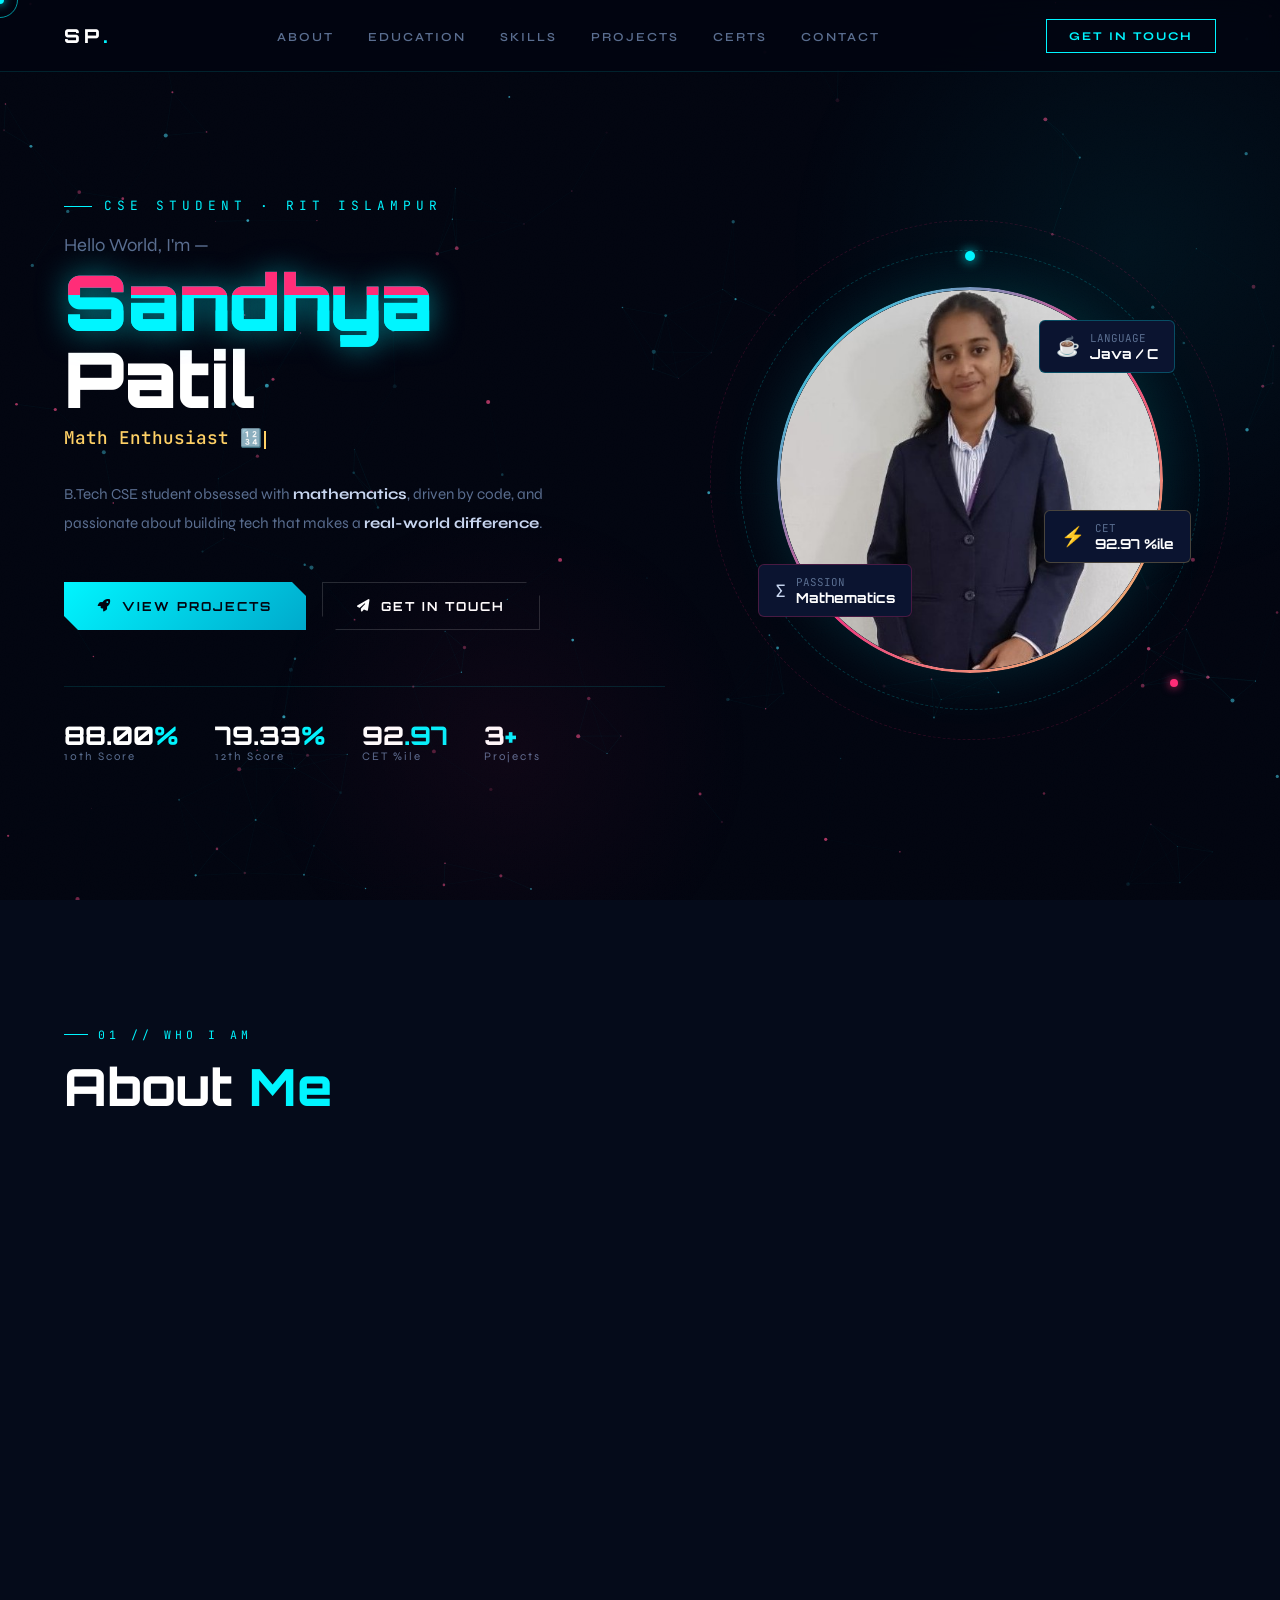
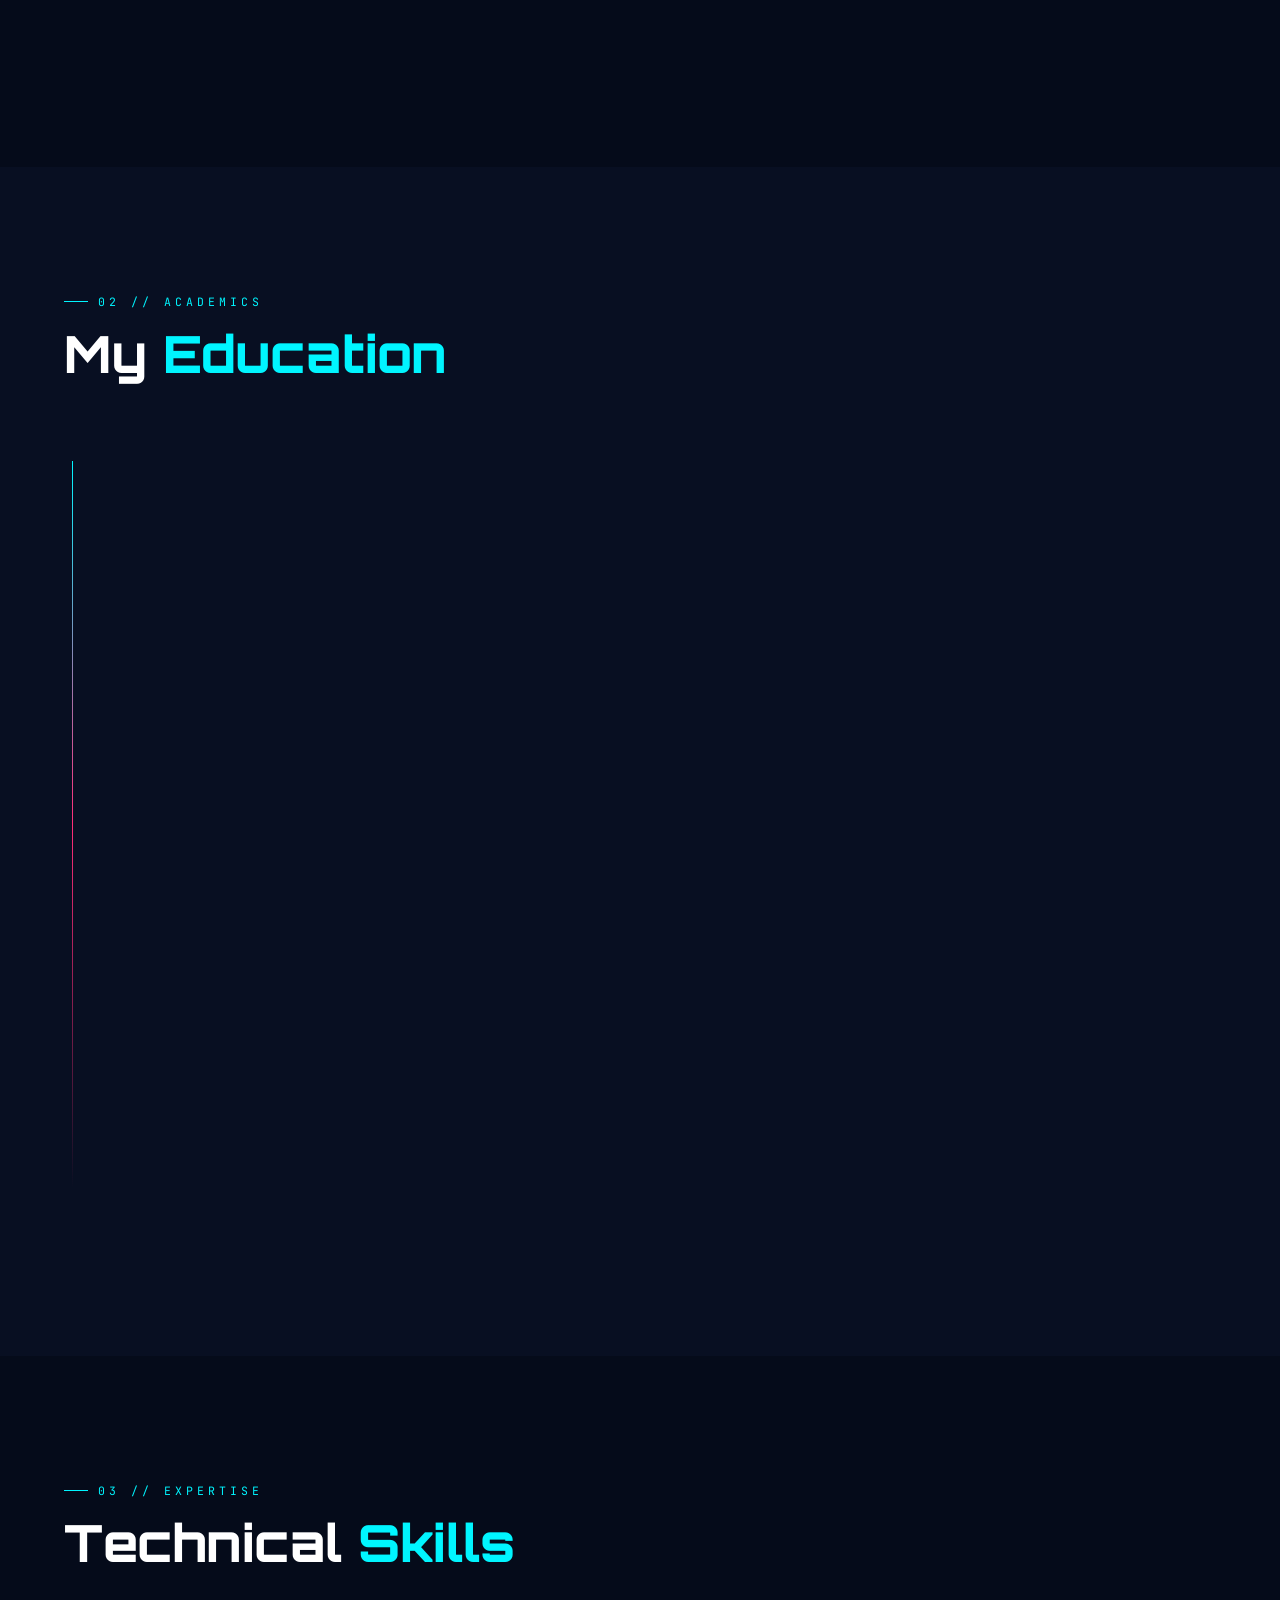
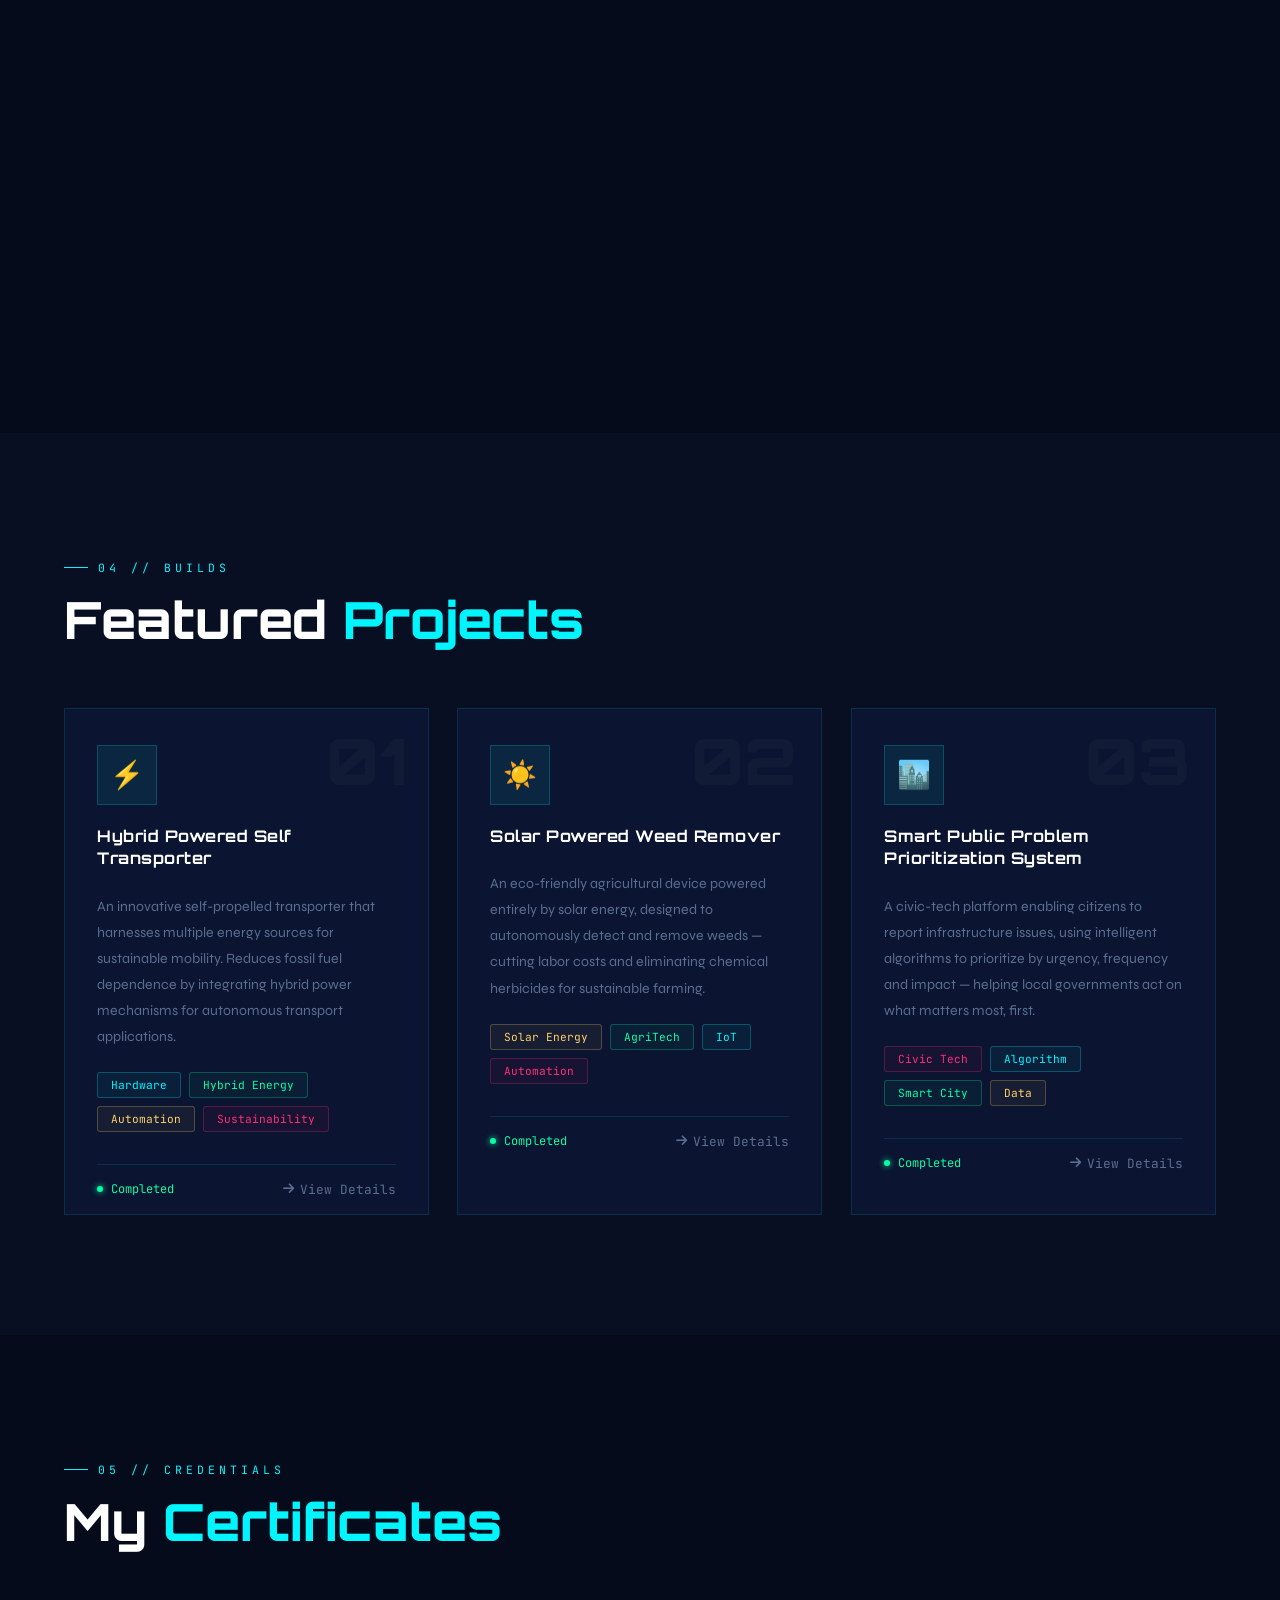
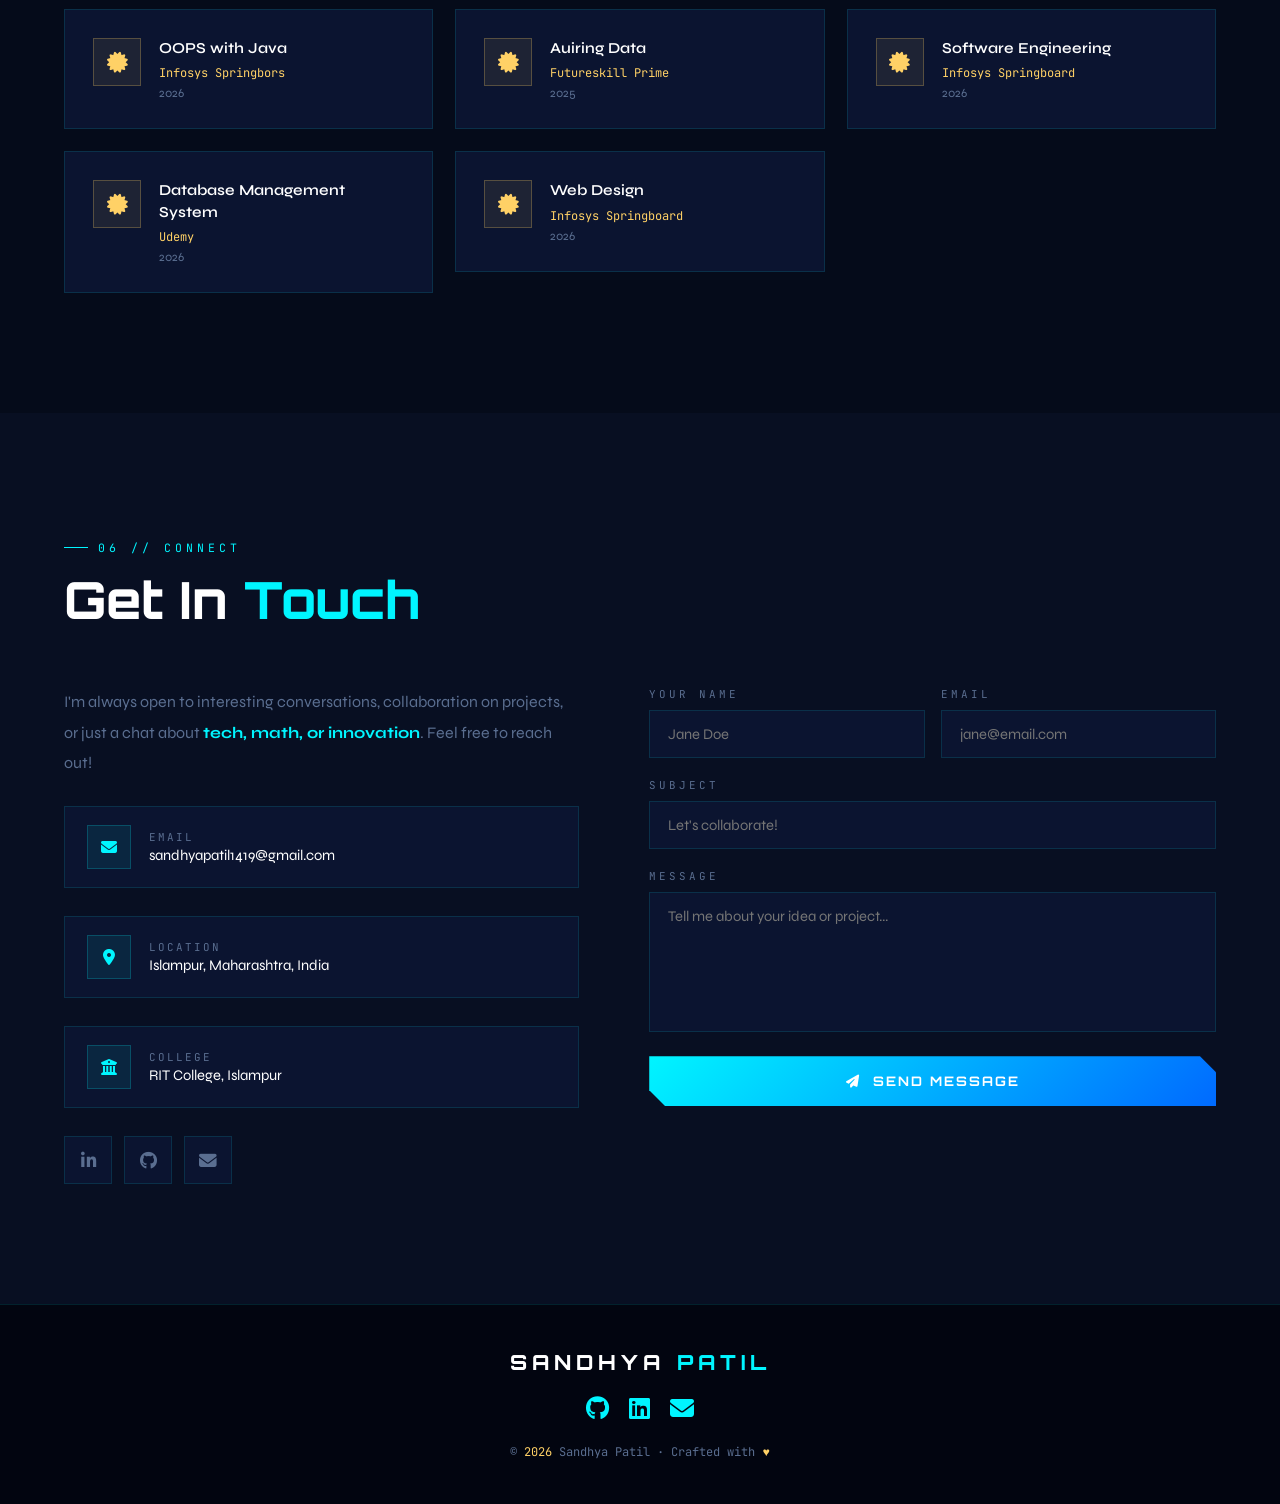
<file: index.html>
<!DOCTYPE html>
<html lang="en">
<head>
<meta charset="UTF-8"/>
<meta name="viewport" content="width=device-width, initial-scale=1.0"/>
<title>Sandhya Patil | CSE Portfolio</title>
<link rel="preconnect" href="https://fonts.googleapis.com"/>
<link rel="preconnect" href="https://fonts.gstatic.com" crossorigin/>
<link href="https://fonts.googleapis.com/css2?family=Orbitron:wght@400;500;600;700;800;900&family=Syne:wght@300;400;500;600;700&family=JetBrains+Mono:wght@300;400;500&display=swap" rel="stylesheet"/>
<link rel="stylesheet" href="https://cdnjs.cloudflare.com/ajax/libs/font-awesome/6.5.0/css/all.min.css"/>
<style>
:root{
  --bg:#020510;--bg1:#050b1a;--bg2:#080f22;--card:#0b1430;
  --cyan:#00f5ff;--pink:#ff2d78;--gold:#ffd166;--green:#06ffa5;
  --text:#c8d6f0;--muted:#5a6e90;--border:rgba(0,245,255,0.12);
}
*,*::before,*::after{box-sizing:border-box;margin:0;padding:0;}
html{scroll-behavior:smooth;}
body{background:var(--bg);color:var(--text);font-family:'Syne',sans-serif;overflow-x:hidden;cursor:none;}
a{text-decoration:none;color:inherit;}
::-webkit-scrollbar{width:5px;}
::-webkit-scrollbar-track{background:var(--bg);}
::-webkit-scrollbar-thumb{background:linear-gradient(var(--cyan),var(--pink));border-radius:3px;}
::selection{background:rgba(0,245,255,0.25);color:#fff;}

/* CURSOR */
#cur-dot,#cur-ring{position:fixed;border-radius:50%;pointer-events:none;z-index:99999;transform:translate(-50%,-50%);}
#cur-dot{width:8px;height:8px;background:var(--cyan);box-shadow:0 0 10px var(--cyan);transition:width .2s,height .2s,background .2s;}
#cur-ring{width:36px;height:36px;border:1.5px solid rgba(0,245,255,.6);transition:width .15s,height .15s,border-color .2s;}

/* LOADER */
#loader{position:fixed;inset:0;z-index:99998;background:var(--bg);display:flex;flex-direction:column;align-items:center;justify-content:center;gap:28px;transition:opacity .7s,visibility .7s;}
#loader.gone{opacity:0;visibility:hidden;}
.ld-name{font-family:'Orbitron',sans-serif;font-size:clamp(1.6rem,5vw,3rem);font-weight:900;letter-spacing:8px;color:#fff;}
.ld-name span{color:var(--cyan);}
.ld-track{width:260px;height:2px;background:rgba(255,255,255,.07);overflow:hidden;}
.ld-fill{height:100%;background:linear-gradient(90deg,var(--cyan),var(--pink));width:0%;transition:width 1.8s cubic-bezier(.4,0,.2,1);box-shadow:0 0 12px var(--cyan);}
.ld-pct{font-family:'JetBrains Mono',monospace;font-size:.8rem;color:var(--cyan);letter-spacing:3px;}
.ld-dots{display:flex;gap:8px;}
.ld-dots span{width:6px;height:6px;border-radius:50%;background:var(--cyan);animation:blink 1.2s infinite;}
.ld-dots span:nth-child(2){animation-delay:.2s;}
.ld-dots span:nth-child(3){animation-delay:.4s;}
@keyframes blink{0%,80%,100%{opacity:.15}40%{opacity:1}}

/* CANVAS */
#cv{position:fixed;inset:0;z-index:0;pointer-events:none;}

/* NOISE */
body::before{content:'';position:fixed;inset:0;background-image:url("data:image/svg+xml,%3Csvg viewBox='0 0 200 200' xmlns='http://www.w3.org/2000/svg'%3E%3Cfilter id='n'%3E%3CfeTurbulence type='fractalNoise' baseFrequency='0.75' numOctaves='4' stitchTiles='stitch'/%3E%3C/filter%3E%3Crect width='100%25' height='100%25' filter='url(%23n)' opacity='0.04'/%3E%3C/svg%3E");background-size:200px;pointer-events:none;z-index:1;opacity:.4;}

/* NAV */
nav{position:fixed;top:0;left:0;right:0;z-index:1000;padding:0 5%;height:72px;display:flex;align-items:center;justify-content:space-between;background:rgba(2,5,16,.75);backdrop-filter:blur(20px);-webkit-backdrop-filter:blur(20px);border-bottom:1px solid var(--border);transition:height .3s;}
nav.compact{height:60px;}
.n-logo{font-family:'Orbitron',sans-serif;font-size:1.2rem;font-weight:800;color:#fff;letter-spacing:4px;}
.n-logo em{color:var(--cyan);font-style:normal;}
.n-links{display:flex;gap:34px;list-style:none;}
.n-links a{font-size:.77rem;font-weight:600;letter-spacing:2px;text-transform:uppercase;color:var(--muted);position:relative;padding-bottom:4px;transition:color .25s;}
.n-links a::after{content:'';position:absolute;bottom:0;left:0;width:0;height:1.5px;background:var(--cyan);transition:width .3s;}
.n-links a:hover,.n-links a.act{color:var(--cyan);}
.n-links a:hover::after,.n-links a.act::after{width:100%;}
.n-cta{padding:9px 22px;border:1.5px solid var(--cyan);color:var(--cyan);font-size:.74rem;font-weight:700;letter-spacing:2px;text-transform:uppercase;cursor:none;transition:background .25s,color .25s,box-shadow .25s;}
.n-cta:hover{background:var(--cyan);color:var(--bg);box-shadow:0 0 24px rgba(0,245,255,.4);}
.hbg{display:none;flex-direction:column;gap:6px;cursor:none;}
.hbg span{width:24px;height:1.5px;background:var(--cyan);display:block;transition:.3s;}
.hbg.op span:nth-child(1){transform:rotate(45deg)translate(5px,5px);}
.hbg.op span:nth-child(2){opacity:0;}
.hbg.op span:nth-child(3){transform:rotate(-45deg)translate(5px,-5px);}
.mob-menu{display:none;position:fixed;top:72px;left:0;right:0;background:rgba(2,5,16,.97);backdrop-filter:blur(20px);border-bottom:1px solid var(--border);z-index:999;padding:24px 5%;flex-direction:column;gap:20px;}
.mob-menu.op{display:flex;}
.mob-menu a{font-size:.9rem;font-weight:600;letter-spacing:2px;text-transform:uppercase;color:var(--muted);transition:color .25s;}
.mob-menu a:hover{color:var(--cyan);}

/* SECTIONS */
section{position:relative;z-index:2;padding:120px 5%;}
.si{max-width:1200px;margin:0 auto;}
.sbadge{display:inline-flex;align-items:center;gap:10px;font-family:'JetBrains Mono',monospace;font-size:.72rem;color:var(--cyan);letter-spacing:4px;text-transform:uppercase;margin-bottom:16px;}
.sbadge::before{content:'';width:24px;height:1px;background:var(--cyan);}
.stitle{font-family:'Orbitron',sans-serif;font-size:clamp(2rem,4.5vw,3.2rem);font-weight:800;color:#fff;line-height:1.1;margin-bottom:60px;}
.stitle span{color:var(--cyan);}

/* REVEALS */
.fu{opacity:0;transform:translateY(50px);transition:opacity .7s cubic-bezier(.4,0,.2,1),transform .7s cubic-bezier(.4,0,.2,1);}
.fl{opacity:0;transform:translateX(-50px);transition:opacity .7s cubic-bezier(.4,0,.2,1),transform .7s cubic-bezier(.4,0,.2,1);}
.fr{opacity:0;transform:translateX(50px);transition:opacity .7s cubic-bezier(.4,0,.2,1),transform .7s cubic-bezier(.4,0,.2,1);}
.fs{opacity:0;transform:scale(.92);transition:opacity .6s cubic-bezier(.4,0,.2,1),transform .6s cubic-bezier(.4,0,.2,1);}
.rv{opacity:1!important;transform:none!important;}

/* ══ HERO ══ */
#hero{min-height:100vh;display:grid;grid-template-columns:1.1fr .9fr;align-items:center;gap:60px;padding-top:140px;padding-bottom:80px;overflow:hidden;}
#hero::before{content:'';position:absolute;top:-100px;right:-200px;width:700px;height:700px;border-radius:50%;background:radial-gradient(circle,rgba(0,245,255,.06),transparent 70%);pointer-events:none;}
#hero::after{content:'';position:absolute;bottom:-100px;left:20%;width:500px;height:500px;border-radius:50%;background:radial-gradient(circle,rgba(255,45,120,.05),transparent 70%);pointer-events:none;}
.hl1{font-family:'JetBrains Mono',monospace;font-size:.8rem;color:var(--cyan);letter-spacing:5px;margin-bottom:20px;opacity:0;animation:sR .6s .4s ease forwards;}
.hl1 span{display:inline-block;width:28px;height:1px;background:var(--cyan);vertical-align:middle;margin-right:12px;}
.hgreet{font-size:clamp(1rem,2.5vw,1.15rem);color:var(--muted);margin-bottom:8px;opacity:0;animation:sR .6s .6s ease forwards;}
.hname{font-family:'Orbitron',sans-serif;font-size:clamp(2.6rem,6vw,5rem);font-weight:900;color:#fff;line-height:1;letter-spacing:-1px;margin-bottom:8px;opacity:0;animation:sR .7s .7s ease forwards;}
.glitch{position:relative;display:inline-block;color:var(--cyan);text-shadow:0 0 30px rgba(0,245,255,.5);}
.glitch::before,.glitch::after{content:attr(data-text);position:absolute;top:0;left:0;width:100%;height:100%;}
.glitch::before{color:var(--pink);animation:g1 3.5s infinite;clip-path:polygon(0 0,100% 0,100% 40%,0 40%);text-shadow:none;}
.glitch::after{color:var(--cyan);animation:g2 3.5s infinite;clip-path:polygon(0 60%,100% 60%,100% 100%,0 100%);text-shadow:none;}
@keyframes g1{0%,90%,100%{transform:translate(0);opacity:0}92%{transform:translate(-3px,1px);opacity:.7}94%{transform:translate(3px,-1px);opacity:.7}96%{transform:translate(0);opacity:0}}
@keyframes g2{0%,92%,100%{transform:translate(0);opacity:0}94%{transform:translate(2px,2px);opacity:.6}96%{transform:translate(-2px,-2px);opacity:.6}98%{transform:translate(0);opacity:0}}
.hrole{font-size:clamp(1rem,2vw,1.1rem);font-weight:500;color:var(--muted);margin-bottom:28px;min-height:1.5em;opacity:0;animation:sR .6s .9s ease forwards;}
.hrole .typed{color:var(--gold);font-family:'JetBrains Mono',monospace;}
.hrole .cb{display:inline-block;width:2px;height:1em;background:var(--gold);vertical-align:text-bottom;animation:cur .8s infinite;margin-left:2px;}
@keyframes cur{0%,100%{opacity:1}50%{opacity:0}}
.hdesc{font-size:.95rem;color:var(--muted);line-height:1.9;max-width:480px;margin-bottom:44px;opacity:0;animation:sR .6s 1.1s ease forwards;}
.hdesc strong{color:var(--text);}
.hbtns{display:flex;gap:16px;flex-wrap:wrap;opacity:0;animation:sR .6s 1.3s ease forwards;}
.bglow{display:inline-flex;align-items:center;gap:10px;padding:15px 34px;background:linear-gradient(135deg,var(--cyan),#00aacc);color:var(--bg);font-family:'Orbitron',sans-serif;font-size:.78rem;font-weight:700;letter-spacing:2px;text-transform:uppercase;border:none;cursor:none;clip-path:polygon(0 0,calc(100% - 14px) 0,100% 14px,100% 100%,14px 100%,0 calc(100% - 14px));transition:transform .25s,box-shadow .25s;position:relative;overflow:hidden;}
.bglow::after{content:'';position:absolute;top:0;left:-100%;width:60%;height:100%;background:linear-gradient(90deg,transparent,rgba(255,255,255,.2),transparent);transition:left .5s;}
.bglow:hover{transform:translateY(-4px);box-shadow:0 12px 36px rgba(0,245,255,.45);}
.bglow:hover::after{left:150%;}
.bgh{display:inline-flex;align-items:center;gap:10px;padding:15px 34px;background:transparent;color:#fff;font-family:'Orbitron',sans-serif;font-size:.78rem;font-weight:700;letter-spacing:2px;text-transform:uppercase;border:1.5px solid rgba(255,255,255,.15);cursor:none;clip-path:polygon(0 0,calc(100% - 14px) 0,100% 14px,100% 100%,14px 100%,0 calc(100% - 14px));transition:border-color .25s,color .25s,box-shadow .25s,transform .25s;}
.bgh:hover{border-color:var(--pink);color:var(--pink);transform:translateY(-4px);box-shadow:0 12px 36px rgba(255,45,120,.25);}
.hstats{display:flex;gap:36px;flex-wrap:wrap;margin-top:56px;padding-top:36px;border-top:1px solid var(--border);opacity:0;animation:sR .6s 1.5s ease forwards;}
.hstat-val{font-family:'Orbitron',sans-serif;font-size:1.6rem;font-weight:800;color:#fff;line-height:1;}
.hstat-val span{color:var(--cyan);}
.hstat-lbl{font-size:.72rem;color:var(--muted);letter-spacing:2px;}

/* HERO PHOTO */
.hright{display:flex;justify-content:center;align-items:center;position:relative;z-index:3;opacity:0;animation:fi .8s 1s ease forwards;}
.pwrap{position:relative;width:380px;height:380px;}
.porbit{position:absolute;inset:-40px;border-radius:50%;border:1px dashed rgba(0,245,255,.2);animation:orbit 25s linear infinite;}
.porbit::before{content:'';position:absolute;top:0;left:50%;transform:translateX(-50%);width:10px;height:10px;border-radius:50%;background:var(--cyan);box-shadow:0 0 12px var(--cyan);}
.porbit2{position:absolute;inset:-70px;border-radius:50%;border:1px dashed rgba(255,45,120,.15);animation:orbit 40s linear infinite reverse;}
.porbit2::before{content:'';position:absolute;bottom:10%;right:10%;width:8px;height:8px;border-radius:50%;background:var(--pink);box-shadow:0 0 10px var(--pink);}
@keyframes orbit{to{transform:rotate(360deg)}}
.phex{position:relative;width:380px;height:380px;border-radius:50%;display:flex;align-items:center;justify-content:center;}
.phex::before{content:'';position:absolute;inset:-3px;border-radius:50%;padding:3px;background:linear-gradient(135deg,var(--cyan),var(--pink),var(--gold));-webkit-mask:linear-gradient(#fff 0 0)content-box,linear-gradient(#fff 0 0);-webkit-mask-composite:xor;mask-composite:exclude;animation:orbit 6s linear infinite;}
.pinner{width:370px;height:370px;border-radius:50%;background:linear-gradient(135deg,#0b1430,#111c40);display:flex;align-items:center;justify-content:center;overflow:hidden;position:relative;z-index:2;box-shadow:inset 0 0 60px rgba(0,245,255,.08),0 0 60px rgba(0,245,255,.15);}
.pinner img{width:100%;height:100%;object-fit:cover;border-radius:50%;display:none;}
.pinner img.loaded{display:block;}
.pph{display:flex;flex-direction:column;align-items:center;gap:12px;text-align:center;padding:20px;}
.pph .aico{font-size:5.5rem;background:linear-gradient(135deg,var(--cyan),var(--pink));-webkit-background-clip:text;-webkit-text-fill-color:transparent;background-clip:text;animation:glow 3s ease infinite;}
@keyframes glow{0%,100%{filter:brightness(1)}50%{filter:brightness(1.4)}}
.pph .aname{font-family:'Orbitron',sans-serif;font-size:.82rem;color:var(--text);letter-spacing:4px;font-weight:600;}
.uplbl{margin-top:6px;padding:9px 20px;background:rgba(0,245,255,.08);border:1px solid rgba(0,245,255,.3);color:var(--cyan);font-size:.7rem;letter-spacing:2px;font-family:'JetBrains Mono',monospace;border-radius:4px;cursor:none;display:inline-flex;align-items:center;gap:8px;transition:background .25s;}
.uplbl:hover{background:rgba(0,245,255,.18);}
#photo-input{display:none;}
.fbadge{position:absolute;background:var(--card);border:1px solid var(--border);padding:10px 16px;display:flex;align-items:center;gap:10px;border-radius:6px;backdrop-filter:blur(12px);z-index:5;animation:fbFloat 4s ease-in-out infinite;white-space:nowrap;}
.fbadge:nth-child(3){top:8%;right:-4%;animation-delay:0s;border-color:rgba(0,245,255,.25);}
.fbadge:nth-child(4){bottom:14%;left:-6%;animation-delay:1.5s;border-color:rgba(255,45,120,.25);}
.fbadge:nth-child(5){top:58%;right:-8%;animation-delay:.8s;border-color:rgba(255,209,102,.25);}
@keyframes fbFloat{0%,100%{transform:translateY(0)}50%{transform:translateY(-10px)}}
.fb-ico{font-size:1.2rem;}
.fb-lbl{font-size:.68rem;color:var(--muted);font-family:'JetBrains Mono',monospace;}
.fb-val{font-family:'Orbitron',sans-serif;font-size:.86rem;font-weight:700;color:#fff;}

/* ══ ABOUT ══ */
#about{background:var(--bg1);}
.about-g{display:grid;grid-template-columns:1fr 1.4fr;gap:64px;align-items:start;}
.ac{background:var(--card);border:1px solid var(--border);padding:28px;position:relative;overflow:hidden;clip-path:polygon(0 0,calc(100% - 18px) 0,100% 18px,100% 100%,0 100%);transition:border-color .3s,transform .3s;margin-bottom:18px;}
.ac:hover{border-color:rgba(0,245,255,.35);transform:translateX(6px);}
.ac::after{content:'';position:absolute;left:0;top:0;bottom:0;width:3px;background:linear-gradient(to bottom,var(--cyan),var(--pink));}
.ac-num{font-family:'Orbitron',sans-serif;font-size:2.4rem;font-weight:900;background:linear-gradient(135deg,var(--cyan),var(--green));-webkit-background-clip:text;-webkit-text-fill-color:transparent;background-clip:text;line-height:1;}
.ac-lbl{font-size:.76rem;color:var(--muted);letter-spacing:2px;margin-top:4px;}
.ac-desc{font-size:.88rem;color:var(--text);margin-top:8px;}
.atxt p{font-size:.96rem;line-height:1.95;color:var(--muted);margin-bottom:20px;}
.atxt p strong{color:var(--text);}
.atxt p .hl{color:var(--cyan);font-weight:600;}
.atags{display:flex;flex-wrap:wrap;gap:10px;margin-top:8px;}
.atag{padding:7px 18px;font-size:.78rem;letter-spacing:1px;font-family:'JetBrains Mono',monospace;border-radius:100px;background:rgba(0,245,255,.06);border:1px solid rgba(0,245,255,.2);color:var(--cyan);transition:background .25s,transform .25s;}
.atag:hover{background:rgba(0,245,255,.14);transform:translateY(-3px);}

/* ══ EDUCATION ══ */
#education{background:var(--bg2);}
.etl{position:relative;padding-left:40px;}
.etl::before{content:'';position:absolute;left:8px;top:20px;bottom:20px;width:1px;background:linear-gradient(to bottom,var(--cyan),var(--pink),transparent);}
.ecard{position:relative;background:var(--card);border:1px solid var(--border);padding:36px;margin-bottom:28px;clip-path:polygon(0 0,calc(100% - 22px) 0,100% 22px,100% 100%,0 100%);overflow:hidden;transition:border-color .3s,box-shadow .3s,transform .3s;}
.ecard:hover{border-color:rgba(0,245,255,.35);box-shadow:0 20px 60px rgba(0,0,0,.4);transform:translateX(8px);}
.ecard::before{content:'';position:absolute;inset:0;background:linear-gradient(135deg,rgba(0,245,255,.04),transparent 50%);opacity:0;transition:opacity .3s;}
.ecard:hover::before{opacity:1;}
.edot{position:absolute;left:-48px;top:38px;width:20px;height:20px;border-radius:50%;background:var(--bg2);border:2px solid var(--cyan);box-shadow:0 0 14px rgba(0,245,255,.6);}
.edot::after{content:'';position:absolute;inset:3px;border-radius:50%;background:var(--cyan);animation:dotP 2s ease infinite;}
@keyframes dotP{0%,100%{transform:scale(1);opacity:1}50%{transform:scale(.6);opacity:.5}}
.etag{display:inline-flex;align-items:center;gap:8px;font-family:'JetBrains Mono',monospace;font-size:.7rem;color:var(--cyan);letter-spacing:3px;margin-bottom:12px;}
.einst{font-family:'Orbitron',sans-serif;font-size:1.1rem;font-weight:700;color:#fff;margin-bottom:4px;}
.esub{font-size:.88rem;color:var(--muted);margin-bottom:20px;}
.esrow{display:flex;gap:16px;flex-wrap:wrap;}
.esp{display:inline-flex;flex-direction:column;gap:3px;padding:12px 22px;background:rgba(0,245,255,.06);border:1px solid rgba(0,245,255,.2);}
.esp.gold{background:rgba(255,209,102,.06);border-color:rgba(255,209,102,.25);}
.esp.grn{background:rgba(6,255,165,.06);border-color:rgba(6,255,165,.25);}
.esp-v{font-family:'Orbitron',sans-serif;font-size:1.4rem;font-weight:800;color:var(--cyan);}
.esp.gold .esp-v{color:var(--gold);}
.esp.grn  .esp-v{color:var(--green);}
.esp-l{font-size:.68rem;color:var(--muted);letter-spacing:2px;}

/* ══ SKILLS ══ */
#skills{background:var(--bg1);}
.skwrap{display:grid;grid-template-columns:repeat(auto-fill,minmax(260px,1fr));gap:24px;}
.skcard{background:var(--card);border:1px solid var(--border);padding:36px 30px;position:relative;overflow:hidden;transition:transform .3s,border-color .3s,box-shadow .3s;cursor:default;}
.skcard::before{content:'';position:absolute;top:0;left:0;right:0;height:2px;background:linear-gradient(90deg,var(--cyan),var(--pink));transform:scaleX(0);transform-origin:left;transition:transform .4s;}
.skcard::after{content:'';position:absolute;bottom:-60px;right:-60px;width:140px;height:140px;border-radius:50%;background:radial-gradient(circle,rgba(0,245,255,.06),transparent 70%);transition:transform .4s;}
.skcard:hover::before{transform:scaleX(1);}
.skcard:hover{transform:translateY(-10px);border-color:rgba(0,245,255,.35);box-shadow:0 30px 60px rgba(0,0,0,.5);}
.skcard:hover::after{transform:scale(1.6);}
.sktop{display:flex;justify-content:space-between;align-items:flex-start;margin-bottom:20px;}
.skico{width:52px;height:52px;background:rgba(0,245,255,.08);border:1px solid rgba(0,245,255,.2);display:flex;align-items:center;justify-content:center;font-size:1.5rem;transition:transform .3s;}
.skcard:hover .skico{transform:rotate(10deg)scale(1.1);}
.skpct{font-family:'Orbitron',sans-serif;font-size:1.8rem;font-weight:800;color:rgba(0,245,255,.22);line-height:1;}
.skname{font-family:'Orbitron',sans-serif;font-size:.88rem;font-weight:700;color:#fff;letter-spacing:1px;margin-bottom:8px;}
.skdesc{font-size:.82rem;color:var(--muted);line-height:1.7;margin-bottom:20px;}
.skbar{height:3px;background:rgba(255,255,255,.06);border-radius:2px;overflow:hidden;}
.skbar-fill{height:100%;border-radius:2px;transform:scaleX(0);transform-origin:left;transition:transform 1.2s cubic-bezier(.4,0,.2,1) .2s;}
.skcard.banim .skbar-fill{transform:scaleX(1);}

/* ══ PROJECTS ══ */
#projects{background:var(--bg2);}
.prwrap{display:grid;grid-template-columns:repeat(auto-fill,minmax(350px,1fr));gap:28px;}
.prcard{background:var(--card);border:1px solid var(--border);position:relative;overflow:hidden;transition:transform .35s cubic-bezier(.4,0,.2,1),box-shadow .35s;will-change:transform;}
.prcard:hover{box-shadow:0 30px 80px rgba(0,0,0,.6);}
.prcard::after{content:'';position:absolute;top:0;left:-100%;width:60%;height:100%;background:linear-gradient(90deg,transparent,rgba(255,255,255,.04),transparent);transition:left .6s;}
.prcard:hover::after{left:150%;}
.prtop{padding:36px 32px 24px;position:relative;}
.prnum{position:absolute;top:20px;right:24px;font-family:'Orbitron',sans-serif;font-size:4rem;font-weight:900;color:rgba(255,255,255,.03);line-height:1;user-select:none;}
.prico{width:60px;height:60px;background:rgba(0,245,255,.08);border:1px solid rgba(0,245,255,.2);display:flex;align-items:center;justify-content:center;font-size:1.7rem;margin-bottom:20px;transition:transform .3s;}
.prcard:hover .prico{transform:rotate(-8deg)scale(1.1);}
.prtitle{font-family:'Orbitron',sans-serif;font-size:1rem;font-weight:700;color:#fff;letter-spacing:.5px;line-height:1.4;}
.prbot{padding:0 32px 32px;}
.prdesc{font-size:.88rem;color:var(--muted);line-height:1.85;margin-bottom:22px;}
.prtags{display:flex;flex-wrap:wrap;gap:8px;}
.ptag{padding:5px 13px;font-size:.7rem;font-family:'JetBrains Mono',monospace;border-radius:3px;border:1px solid;}
.pc{border-color:rgba(0,245,255,.25);color:var(--cyan);background:rgba(0,245,255,.05);}
.pp{border-color:rgba(255,45,120,.25);color:var(--pink);background:rgba(255,45,120,.05);}
.pg{border-color:rgba(6,255,165,.25);color:var(--green);background:rgba(6,255,165,.05);}
.py{border-color:rgba(255,209,102,.25);color:var(--gold);background:rgba(255,209,102,.05);}
.prdiv{height:1px;background:var(--border);margin:0 32px;}
.prfoot{display:flex;align-items:center;justify-content:space-between;padding:16px 32px;}
.prstatus{display:flex;align-items:center;gap:8px;font-size:.75rem;color:var(--green);font-family:'JetBrains Mono',monospace;}
.prstatus::before{content:'';width:6px;height:6px;border-radius:50%;background:var(--green);box-shadow:0 0 6px var(--green);animation:sp 2s infinite;}
@keyframes sp{0%,100%{opacity:1}50%{opacity:.4}}
.prlink{font-size:.8rem;color:var(--muted);display:flex;align-items:center;gap:6px;transition:color .25s;font-family:'JetBrains Mono',monospace;}
.prlink:hover{color:var(--cyan);}
.prbar{position:absolute;bottom:0;left:0;right:0;height:3px;transform:scaleX(0);transform-origin:left;transition:transform .4s;}
.prcard:hover .prbar{transform:scaleX(1);}

/* ══ CERTS ══ */
#certificates{background:var(--bg1);}
.cg{display:grid;grid-template-columns:repeat(auto-fill,minmax(300px,1fr));gap:22px;}
.ccard{background:var(--card);border:1px solid var(--border);padding:28px;display:flex;gap:18px;align-items:flex-start;transition:border-color .3s,transform .3s;position:relative;overflow:hidden;}
.ccard::before{content:'';position:absolute;top:0;left:0;width:3px;height:0;background:linear-gradient(to bottom,var(--gold),var(--pink));transition:height .4s;}
.ccard:hover::before{height:100%;}
.ccard:hover{border-color:rgba(255,209,102,.35);transform:translateY(-5px);}
.cbadge{width:48px;height:48px;flex-shrink:0;background:rgba(255,209,102,.08);border:1px solid rgba(255,209,102,.25);display:flex;align-items:center;justify-content:center;font-size:1.3rem;color:var(--gold);transition:transform .3s;}
.ccard:hover .cbadge{transform:rotate(-8deg)scale(1.1);}
.ctitle{font-weight:600;font-size:.95rem;color:#fff;margin-bottom:6px;line-height:1.4;}
.ciss{font-size:.75rem;color:var(--gold);font-family:'JetBrains Mono',monospace;margin-bottom:4px;}
.cdet{font-size:.78rem;color:var(--muted);}
.cadd{background:transparent;border:1.5px dashed rgba(0,245,255,.18);padding:28px;display:flex;flex-direction:column;align-items:center;justify-content:center;gap:12px;cursor:none;transition:border-color .3s,background .3s;min-height:120px;width:100%;}
.cadd:hover{border-color:rgba(0,245,255,.5);background:rgba(0,245,255,.04);}
.cadd i{font-size:1.6rem;color:rgba(0,245,255,.4);transition:color .3s;}
.cadd:hover i{color:var(--cyan);}
.cadd span{font-size:.78rem;color:var(--muted);font-family:'JetBrains Mono',monospace;letter-spacing:2px;}

/* ══ CONTACT ══ */
#contact{background:var(--bg2);}
.conwrap{display:grid;grid-template-columns:1fr 1.1fr;gap:70px;align-items:start;}
.conleft{display:flex;flex-direction:column;gap:28px;}
.cointro{font-size:1rem;color:var(--muted);line-height:1.9;}
.cointro strong{color:var(--cyan);}
.citem{display:flex;align-items:center;gap:18px;padding:18px 22px;background:var(--card);border:1px solid var(--border);transition:border-color .3s,transform .3s;}
.citem:hover{border-color:rgba(0,245,255,.35);transform:translateX(6px);}
.cico{width:44px;height:44px;background:rgba(0,245,255,.08);border:1px solid rgba(0,245,255,.2);display:flex;align-items:center;justify-content:center;color:var(--cyan);font-size:1rem;flex-shrink:0;}
.cilbl{font-size:.68rem;color:var(--muted);letter-spacing:2px;text-transform:uppercase;font-family:'JetBrains Mono',monospace;}
.cival{font-size:.92rem;color:#fff;margin-top:2px;}
.socs{display:flex;gap:12px;flex-wrap:wrap;}
.sb{width:48px;height:48px;background:var(--card);border:1px solid var(--border);display:flex;align-items:center;justify-content:center;color:var(--muted);font-size:1.1rem;transition:border-color .25s,color .25s,transform .25s,box-shadow .25s;}
.sb:hover{border-color:var(--cyan);color:var(--cyan);transform:translateY(-5px);box-shadow:0 10px 24px rgba(0,245,255,.2);}
.sb.p:hover{border-color:var(--pink);color:var(--pink);box-shadow:0 10px 24px rgba(255,45,120,.2);}
.cform{display:flex;flex-direction:column;gap:20px;}
.frow{display:grid;grid-template-columns:1fr 1fr;gap:16px;}
.fg{position:relative;}
.fg label{display:block;font-size:.68rem;letter-spacing:3px;color:var(--muted);text-transform:uppercase;font-family:'JetBrains Mono',monospace;margin-bottom:9px;transition:color .25s;}
.fg:focus-within label{color:var(--cyan);}
.fg input,.fg textarea{width:100%;background:var(--card);border:1px solid var(--border);color:#fff;padding:14px 18px;font-size:.92rem;font-family:'Syne',sans-serif;outline:none;resize:none;transition:border-color .3s,box-shadow .3s;}
.fg input:focus,.fg textarea:focus{border-color:var(--cyan);box-shadow:0 0 0 3px rgba(0,245,255,.06);}
.fg textarea{min-height:140px;}
.fg::after{content:'';position:absolute;bottom:0;left:0;width:0;height:2px;background:linear-gradient(90deg,var(--cyan),var(--pink));transition:width .35s;}
.fg:focus-within::after{width:100%;}
.fsub{padding:17px 42px;background:linear-gradient(135deg,var(--cyan),#006aff);color:#fff;border:none;cursor:none;font-family:'Orbitron',sans-serif;font-size:.82rem;font-weight:700;letter-spacing:2px;text-transform:uppercase;clip-path:polygon(0 0,calc(100% - 16px) 0,100% 16px,100% 100%,16px 100%,0 calc(100% - 16px));transition:transform .25s,box-shadow .25s,filter .25s;position:relative;overflow:hidden;}
.fsub:hover{transform:translateY(-4px);box-shadow:0 14px 40px rgba(0,245,255,.35);filter:brightness(1.1);}
.fsub::after{content:'';position:absolute;top:0;left:-100%;width:60%;height:100%;background:linear-gradient(90deg,transparent,rgba(255,255,255,.15),transparent);transition:left .5s;}
.fsub:hover::after{left:150%;}
.ffb{padding:14px 20px;font-size:.85rem;display:none;border:1px solid;font-family:'JetBrains Mono',monospace;}
.ffb.ok{border-color:var(--green);color:var(--green);background:rgba(6,255,165,.07);}
.ffb.err{border-color:var(--pink);color:var(--pink);background:rgba(255,45,120,.07);}

/* FOOTER */
footer{position:relative;z-index:2;background:var(--bg);border-top:1px solid var(--border);padding:44px 5%;text-align:center;}
.flogo{font-family:'Orbitron',sans-serif;font-size:1.3rem;font-weight:800;letter-spacing:5px;color:#fff;margin-bottom:14px;}
.flogo span{color:var(--cyan);}
.fsub2{font-size:.82rem;color:var(--muted);margin-bottom:20px;}
.fline{width:60px;height:1px;background:linear-gradient(90deg,var(--cyan),var(--pink));margin:0 auto 16px;}
.fcopy{font-size:.75rem;color:var(--muted);font-family:'JetBrains Mono',monospace;}
.fcopy span{color:var(--gold);}

/* BACK TOP */
#btt{position:fixed;bottom:32px;right:32px;z-index:500;width:48px;height:48px;background:var(--card);border:1px solid var(--border);display:flex;align-items:center;justify-content:center;color:var(--cyan);font-size:1.1rem;cursor:none;opacity:0;pointer-events:none;transition:opacity .3s,border-color .3s,transform .25s;clip-path:polygon(0 0,calc(100% - 10px) 0,100% 10px,100% 100%,10px 100%,0 calc(100% - 10px));}
#btt.vis{opacity:1;pointer-events:all;}
#btt:hover{border-color:var(--cyan);transform:translateY(-4px);box-shadow:0 8px 24px rgba(0,245,255,.25);}

/* SHARED KF */
@keyframes sR{from{opacity:0;transform:translateX(-30px)}to{opacity:1;transform:translateX(0)}}
@keyframes fi{from{opacity:0}to{opacity:1}}

/* RESPONSIVE */
@media(max-width:1024px){
  #hero{grid-template-columns:1fr;text-align:center;gap:50px;padding-top:120px;}
  .hdesc,.hbtns,.hstats{align-self:center;}
  .hright{order:-1;}
  .pwrap,.phex{width:280px;height:280px;}
  .pinner{width:270px;height:270px;}
  .fbadge:nth-child(4),.fbadge:nth-child(5){display:none;}
  .fbadge:nth-child(3){top:5%;right:5%;}
  .about-g{grid-template-columns:1fr;}
  .conwrap{grid-template-columns:1fr;}
  .hbtns{justify-content:center;}
}
@media(max-width:768px){
  section{padding:80px 5%;}
  .n-links,.n-cta{display:none;}
  .hbg{display:flex;}
  #hero{gap:40px;}
  .hstats{gap:24px;}
  .prwrap{grid-template-columns:1fr;}
  .skwrap{grid-template-columns:1fr 1fr;}
  .frow{grid-template-columns:1fr;}
  .pwrap,.phex{width:240px;height:240px;}
  .pinner{width:230px;height:230px;}
}
@media(max-width:480px){
  .skwrap{grid-template-columns:1fr;}
  .cg{grid-template-columns:1fr;}
  .stitle{font-size:1.8rem;}
}
/* Fix for the profile photo to fill the circle */
#pimg {
  width: 100%;
  height: 100%;
  object-fit: cover; /* This makes the photo fill the circle without stretching */
  border-radius: 50%;
  display: block;
  position: absolute;
  top: 0;
  left: 0;
  z-index: 2;
}

.pinner {
  position: relative;
  width: 100%;
  height: 100%;
  border-radius: 50%;
  overflow: hidden; /* This clips the photo into a circle shape */
  background: var(--bg2);
  display: flex;
  align-items: center;
  justify-content: center;
}
/* Fix for Clicking Certificates */
.cert-link {
    text-decoration: none;
    color: inherit;
    display: block;
    cursor: pointer;
}

.cert-link:hover .ccard {
    border-color: var(--cyan);
    transform: translateY(-5px);
}

/* Fix for Photo Full Circle */
#pimg {
    width: 100% !important;
    height: 100% !important;
    object-fit: cover; /* Forces image to fill the circle */
    border-radius: 50%;
    display: block;
    position: absolute;
    top: 0;
    left: 0;
}

.pinner {
    position: relative;
    width: 100%;
    height: 100%;
    border-radius: 50%;
    overflow: hidden; /* Clips image to circle */
}
</style>
</head>
<body>

<!-- CURSOR -->
<div id="cur-dot"></div>
<div id="cur-ring"></div>

<!-- LOADER -->
<div id="loader">
  <div class="ld-name">SANDHYA <span>PATIL</span></div>
  <div class="ld-track"><div class="ld-fill" id="ldf"></div></div>
  <div class="ld-pct" id="ldp">0%</div>
  <div class="ld-dots"><span></span><span></span><span></span></div>
</div>

<canvas id="cv"></canvas>

<!-- ══ NAV ══ -->
<nav id="nav">
  <a href="#hero" class="n-logo">SP<em>.</em></a>
  <ul class="n-links">
    <li><a href="#about">About</a></li>
    <li><a href="#education">Education</a></li>
    <li><a href="#skills">Skills</a></li>
    <li><a href="#projects">Projects</a></li>
    <li><a href="#certificates">Certs</a></li>
    <li><a href="#contact">Contact</a></li>
  </ul>
  <a href="#contact" class="n-cta">Get In Touch</a>
  <div class="hbg" id="hbg"><span></span><span></span><span></span></div>
</nav>
<div class="mob-menu" id="mm">
  <a href="#about"        onclick="cMob()">About</a>
  <a href="#education"    onclick="cMob()">Education</a>
  <a href="#skills"       onclick="cMob()">Skills</a>
  <a href="#projects"     onclick="cMob()">Projects</a>
  <a href="#certificates" onclick="cMob()">Certificates</a>
  <a href="#contact"      onclick="cMob()">Contact</a>
</div>

<!-- ══ HERO ══ -->
<section id="hero">
  <div class="hero-left">
    <div class="hl1"><span></span>CSE STUDENT · RIT ISLAMPUR</div>
    <div class="hgreet">Hello World, I'm —</div>
    <h1 class="hname">
      <span class="glitch" data-text="Sandhya">Sandhya</span><br/>Patil
    </h1>
    <p class="hrole"><span class="typed" id="typed"></span><span class="cb"></span></p>
    <p class="hdesc">
      B.Tech CSE student obsessed with <strong>mathematics</strong>, driven by code, and passionate about building tech that makes a <strong>real-world difference</strong>.
    </p>
    <div class="hbtns">
      <a href="#projects" class="bglow"><i class="fas fa-rocket"></i> View Projects</a>
      <a href="#contact"  class="bgh"><i class="fas fa-paper-plane"></i> Get In Touch</a>
    </div>
    <div class="hstats">
      <div><div class="hstat-val">88.00<span>%</span></div><div class="hstat-lbl">10th Score</div></div>
      <div><div class="hstat-val">79.33<span>%</span></div><div class="hstat-lbl">12th Score</div></div>
      <div><div class="hstat-val">92<span>.97</span></div><div class="hstat-lbl">CET %ile</div></div>
      <div><div class="hstat-val">3<span>+</span></div><div class="hstat-lbl">Projects</div></div>
    </div>
  </div>

  <div class="hright">
    <div class="pwrap">
      <div class="porbit"></div>
      <div class="porbit2"></div>
      <div class="fbadge"><span class="fb-ico">☕</span><div><div class="fb-lbl">LANGUAGE</div><div class="fb-val">Java / C</div></div></div>
      <div class="fbadge"><span class="fb-ico">∑</span><div><div class="fb-lbl">PASSION</div><div class="fb-val">Mathematics</div></div></div>
      <div class="fbadge"><span class="fb-ico">⚡</span><div><div class="fb-lbl">CET</div><div class="fb-val">92.97 %ile</div></div></div>
      <div class="phex">
        <div class="pinner" id="pi">
    <img src="photo.jpg" alt="Sandhya Patil" id="pimg" style="opacity: 1; visibility: visible; display: block;">
    
    <div class="pph">
        <div class="aico"><i class="fas fa-user-astronaut"></i></div>
        <div class="aname">SANDHYA PATIL</div>
    </div>
</div>
      </div>
      <input type="file" id="photo-input" accept="image/*"/>
    </div>
  </div>
</section>

<!-- ══ ABOUT ══ -->
<section id="about">
  <div class="si">
    <div class="sbadge">01 // Who I Am</div>
    <h2 class="stitle">About <span>Me</span></h2>
    <div class="about-g">
      <div>
        <div class="ac fl"><div class="ac-num">B.Tech</div><div class="ac-lbl">CURRENT DEGREE</div><div class="ac-desc">Computer Science & Engineering — RIT College, Islampur</div></div>
        <div class="ac fl" style="transition-delay:.12s"><div class="ac-num">92.97</div><div class="ac-lbl">MHT-CET PERCENTILE</div><div class="ac-desc">Top 8% in Maharashtra's engineering entrance exam</div></div>
        <div class="ac fl" style="transition-delay:.24s"><div class="ac-num">3+</div><div class="ac-lbl">PROJECTS BUILT</div><div class="ac-desc">Spanning hardware, agri-tech and civic-tech domains</div></div>
      </div>
      <div class="atxt fr">
        <p>Hey there! I'm <strong>Sandhya Patil</strong>, a passionate B.Tech Computer Science student at <strong>Rajarambapu Institute of Technology (RIT), Islampur</strong>. I'm on a mission to bridge the gap between smart engineering and real-world impact.</p>
        <p>My journey in technology is driven by an <span class="hl">obsession with mathematics</span> — I find beauty in algorithms, elegance in proofs, and pure joy in complex problem solving. Whether it's data structures or differential equations, math is my superpower.</p>
        <p>From designing <strong>hybrid-powered transporters</strong> to <strong>solar agricultural tools</strong>, my projects reflect a core belief: <span class="hl">technology should serve humanity at the grassroots level</span>.</p>
        <div class="atags">
          <span class="atag">🔢 Math Obsessed</span><span class="atag">⚙️ Problem Solver</span>
          <span class="atag">🌱 Innovator</span><span class="atag">💡 Builder</span>
          <span class="atag">☀️ Sustainability</span><span class="atag">🚀 CSE Student</span>
        </div>
      </div>
    </div>
  </div>
</section>

<!-- ══ EDUCATION ══ -->
<section id="education">
  <div class="si">
    <div class="sbadge">02 // Academics</div>
    <h2 class="stitle">My <span>Education</span></h2>
    <div class="etl">
      <div class="ecard fu">
        <div class="edot"></div>
        <div class="etag">🎓 2024 — PRESENT</div>
        <div class="einst">Rajarambapu Institute of Technology</div>
        <div class="esub">B.Tech — Computer Science & Engineering · Islampur, Maharashtra</div>
        <div class="esrow">
          <div class="esp grn"><span class="esp-v">Active</span><span class="esp-l">CURRENT STATUS</span></div>
          <div class="esp"><span class="esp-v">CSE</span><span class="esp-l">BRANCH</span></div>
        </div>
      </div>
      <div class="ecard fu" style="transition-delay:.15s">
        <div class="edot"></div>
        <div class="etag">📚 2023 — 2024</div>
        <div class="einst">Higher Secondary Certificate (HSC)</div>
        <div class="esub">Class 12th · Science · Maharashtra State Board</div>
        <div class="esrow">
          <div class="esp"><span class="esp-v">79.33%</span><span class="esp-l">PERCENTAGE</span></div>
          <div class="esp gold"><span class="esp-v">92.97</span><span class="esp-l">CET PERCENTILE</span></div>
        </div>
      </div>
      <div class="ecard fu" style="transition-delay:.3s">
        <div class="edot"></div>
        <div class="etag">🏫 2021 — 202</div>
        <div class="einst">Secondary School Certificate (SSC)</div>
        <div class="esub">Class 10th · Maharashtra State Board</div>
        <div class="esrow">
          <div class="esp gold"><span class="esp-v">88.00%</span><span class="esp-l">PERCENTAGE</span></div>
          <div class="esp grn"><span class="esp-v">Distinction</span><span class="esp-l">GRADE</span></div>
        </div>
      </div>
    </div>
  </div>
</section>

<!-- ══ SKILLS ══ -->
<section id="skills">
  <div class="si">
    <div class="sbadge">03 // Expertise</div>
    <h2 class="stitle">Technical <span>Skills</span></h2>
    <div class="skwrap">
      <div class="skcard fs">
        <div class="sktop"><div class="skico">☕</div><div class="skpct">80</div></div>
        <div class="skname">OOP in Java</div>
        <div class="skdesc">Mastery of object-oriented paradigms — classes, inheritance, polymorphism, encapsulation and abstraction.</div>
        <div class="skbar"><div class="skbar-fill" style="width:80%;background:linear-gradient(90deg,var(--cyan),#00aaff)"></div></div>
      </div>
      <div class="skcard fs" style="transition-delay:.1s">
        <div class="sktop"><div class="skico">⚡</div><div class="skpct">75</div></div>
        <div class="skname">C Programming</div>
        <div class="skdesc">Procedural programming, memory management, pointers, and data structures in C.</div>
        <div class="skbar"><div class="skbar-fill" style="width:75%;background:linear-gradient(90deg,var(--pink),#ff8c00)"></div></div>
      </div>
      <div class="skcard fs" style="transition-delay:.2s">
        <div class="sktop"><div class="skico">🧩</div><div class="skpct">88</div></div>
        <div class="skname">Problem Solving</div>
        <div class="skdesc">Analytical thinking, algorithmic approaches and creative solutions to complex real-world challenges.</div>
        <div class="skbar"><div class="skbar-fill" style="width:88%;background:linear-gradient(90deg,var(--green),#00ccaa)"></div></div>
      </div>
      <div class="skcard fs" style="transition-delay:.3s">
        <div class="sktop"><div class="skico">∑</div><div class="skpct">95</div></div>
        <div class="skname">Mathematics</div>
        <div class="skdesc">Deep passion for calculus, discrete mathematics, linear algebra and mathematical logic.</div>
        <div class="skbar"><div class="skbar-fill" style="width:95%;background:linear-gradient(90deg,var(--gold),#ffaa00)"></div></div>
      </div>
    </div>
  </div>
</section>

<!-- ══ PROJECTS ══ -->
<section id="projects">
  <div class="si">
    <div class="sbadge">04 // Builds</div>
    <h2 class="stitle">Featured <span>Projects</span></h2>
    <div class="prwrap">
      <div class="prcard fu">
        <div class="prbar" style="background:linear-gradient(90deg,var(--cyan),var(--green))"></div>
        <div class="prtop"><div class="prnum">01</div><div class="prico">⚡</div><div class="prtitle">Hybrid Powered Self Transporter</div></div>
        <div class="prbot">
          <p class="prdesc">An innovative self-propelled transporter that harnesses multiple energy sources for sustainable mobility. Reduces fossil fuel dependence by integrating hybrid power mechanisms for autonomous transport applications.</p>
          <div class="prtags"><span class="ptag pc">Hardware</span><span class="ptag pg">Hybrid Energy</span><span class="ptag py">Automation</span><span class="ptag pp">Sustainability</span></div>
        </div>
        <div class="prdiv"></div>
        <div class="prfoot"><span class="prstatus">Completed</span><span class="prlink"><i class="fas fa-arrow-right"></i> View Details</span></div>
      </div>
      <div class="prcard fu" style="transition-delay:.15s">
        <div class="prbar" style="background:linear-gradient(90deg,var(--green),var(--gold))"></div>
        <div class="prtop"><div class="prnum">02</div><div class="prico">☀️</div><div class="prtitle">Solar Powered Weed Remover</div></div>
        <div class="prbot">
          <p class="prdesc">An eco-friendly agricultural device powered entirely by solar energy, designed to autonomously detect and remove weeds — cutting labor costs and eliminating chemical herbicides for sustainable farming.</p>
          <div class="prtags"><span class="ptag py">Solar Energy</span><span class="ptag pg">AgriTech</span><span class="ptag pc">IoT</span><span class="ptag pp">Automation</span></div>
        </div>
        <div class="prdiv"></div>
        <div class="prfoot"><span class="prstatus">Completed</span><span class="prlink"><i class="fas fa-arrow-right"></i> View Details</span></div>
      </div>
      <div class="prcard fu" style="transition-delay:.3s">
        <div class="prbar" style="background:linear-gradient(90deg,var(--pink),var(--cyan))"></div>
        <div class="prtop"><div class="prnum">03</div><div class="prico">🏙️</div><div class="prtitle">Smart Public Problem Prioritization System</div></div>
        <div class="prbot">
          <p class="prdesc">A civic-tech platform enabling citizens to report infrastructure issues, using intelligent algorithms to prioritize by urgency, frequency and impact — helping local governments act on what matters most, first.</p>
          <div class="prtags"><span class="ptag pp">Civic Tech</span><span class="ptag pc">Algorithm</span><span class="ptag pg">Smart City</span><span class="ptag py">Data</span></div>
        </div>
        <div class="prdiv"></div>
        <div class="prfoot"><span class="prstatus">Completed</span><span class="prlink"><i class="fas fa-arrow-right"></i> View Details</span></div>
      </div>
    </div>
  </div>
</section>

<!-- ══ CERTIFICATES ══ -->
<section id="certificates">
  <div class="si">
    <div class="sbadge">05 // Credentials</div>
    <h2 class="stitle">My <span>Certificates</span></h2>
    <div class="cg" id="cg">
    <a href="certs/OOPJ_Info_certificate.pdf" target="_blank" class="cert-link">
        <div class="ccard fu">
            <div class="cbadge"><i class="fas fa-certificate"></i></div>
            <div>
                <div class="ctitle">OOPS with Java </div>
                <div class="ciss">Infosys Springbors</div>
                <div class="cdet">2026</div>
            </div>
        </div>
    </a>
    <a href="certs/Auiring data.pdf" target="_blank" class="cert-link">
        <div class="ccard fu">
            <div class="cbadge"><i class="fas fa-certificate"></i></div>
            <div>
                <div class="ctitle">Auiring Data </div>
                <div class="ciss">Futureskill Prime</div>
                <div class="cdet">2025</div>
            </div>
        </div>
    </a>
    <a href="certs/SE_Info_Certificate.pdf" target="_blank" class="cert-link">
        <div class="ccard fu">
            <div class="cbadge"><i class="fas fa-certificate"></i></div>
            <div>
                <div class="ctitle">Software Engineering </div>
                <div class="ciss">Infosys Springboard</div>
                <div class="cdet">2026</div>
            </div>
        </div>
    </a>

    <a href="certs/Dbms course certificate.pdf" target="_blank" class="cert-link">
        <div class="ccard fu">
            <div class="cbadge"><i class="fas fa-certificate"></i></div>
            <div>
                <div class="ctitle">Database Management System</div>
                <div class="ciss">Udemy</div>
                <div class="cdet">2026</div>
            </div>
        </div>
    </a>
    <a href="certs/2403198_certificate.pdf" target="_blank" class="cert-link">
        <div class="ccard fu">
            <div class="cbadge"><i class="fas fa-certificate"></i></div>
            <div>
                <div class="ctitle">Web Design </div>
                <div class="ciss">Infosys Springboard</div>
                <div class="cdet">2026</div>
            </div>
        </div>
    </a>


    </div>
  </div>
</section>

<!-- ══ CONTACT ══ -->
<section id="contact">
  <div class="si">
    <div class="sbadge">06 // Connect</div>
    <h2 class="stitle">Get In <span>Touch</span></h2>
    <div class="conwrap">
      <div class="conleft fl">
        <p class="cointro">I'm always open to interesting conversations, collaboration on projects, or just a chat about <strong>tech, math, or innovation</strong>. Feel free to reach out!</p>
        <div class="citem"><div class="cico"><i class="fas fa-envelope"></i></div><div><div class="cilbl">Email</div><div class="cival">sandhyapatil1419@gmail.com</div></div></div>
        <div class="citem"><div class="cico"><i class="fas fa-map-marker-alt"></i></div><div><div class="cilbl">Location</div><div class="cival">Islampur, Maharashtra, India</div></div></div>
        <div class="citem"><div class="cico"><i class="fas fa-university"></i></div><div><div class="cilbl">College</div><div class="cival">RIT College, Islampur</div></div></div>
        <div class="socs">
          <a href="https://www.linkedin.com/in/sandhya-patil-a00a57350?utm_source=share_via&utm_content=profile&utm_medium=member_android"  target="_blank" class="sb" title="LinkedIn"><i class="fab fa-linkedin-in"></i></a>
          <a href="https://github.com/sandhyapatil"        target="_blank" class="sb" title="GitHub"><i class="fab fa-github"></i></a>
          <a href="mailto:sandhyapatil1419@gmail.com"                        class="sb" title="Email"><i class="fas fa-envelope"></i></a>
        </div>
      </div>
      <div class="cform fr">
        <div class="frow">
          <div class="fg"><label>Your Name</label><input type="text" id="fn" placeholder="Jane Doe"/></div>
          <div class="fg"><label>Email</label><input type="email" id="fe" placeholder="jane@email.com"/></div>
        </div>
        <div class="fg"><label>Subject</label><input type="text" id="fs" placeholder="Let's collaborate!"/></div>
        <div class="fg"><label>Message</label><textarea id="fm" placeholder="Tell me about your idea or project..."></textarea></div>
        <button class="fsub" onclick="sendForm()"><i class="fas fa-paper-plane"></i> &nbsp;SEND MESSAGE</button>
        <div class="ffb" id="ffb"></div>
      </div>
    </div>
  </div>
</section>

<!-- FOOTER -->
<footer>
    <div class="flogo">SANDHYA <span>PATIL</span></div>
    
    <div class="f-socials" style="margin: 20px 0; display: flex; gap: 20px; justify-content: center;">
        <a href="https://github.com/your-username" target="_blank" style="color: var(--cyan); font-size: 1.5rem;"><i class="fab fa-github"></i></a>
        <a href="https://www.linkedin.com/in/sandhya-patil-a00a57350?utm_source=share_via&utm_content=profile&utm_medium=member_android" target="_blank" style="color: var(--cyan); font-size: 1.5rem;"><i class="fab fa-linkedin"></i></a>
        <a href="mailto:sandhyapatil1419@gmail.com" style="color: var(--cyan); font-size: 1.5rem;"><i class="fas fa-envelope"></i></a>
    </div>

    <p class="fcopy">© <span id="yr"></span> Sandhya Patil · Crafted with <span>♥</span></p>
</footer>

<button id="btt" onclick="window.scrollTo({top:0,behavior:'smooth'})"><i class="fas fa-arrow-up"></i></button>

<script>
/* ── CURSOR ── */
const dot=document.getElementById('cur-dot'),ring=document.getElementById('cur-ring');
let mx=0,my=0,rx=0,ry=0;
document.addEventListener('mousemove',e=>{mx=e.clientX;my=e.clientY;dot.style.left=mx+'px';dot.style.top=my+'px';});
(function animR(){rx+=(mx-rx)*.12;ry+=(my-ry)*.12;ring.style.left=rx+'px';ring.style.top=ry+'px';requestAnimationFrame(animR);})();

/* ── LOADER ── */
const ldf=document.getElementById('ldf'),ldp=document.getElementById('ldp'),loader=document.getElementById('loader');
let prog=0;
const iv=setInterval(()=>{
  prog=Math.min(prog+Math.random()*14,100);
  ldf.style.width=prog+'%';ldp.textContent=Math.floor(prog)+'%';
  if(prog>=100){clearInterval(iv);setTimeout(()=>{loader.classList.add('gone');initCanvas();initReveal();initBars();},400);}
},70);

/* ── PARTICLE CANVAS ── */
function initCanvas(){
  const cv=document.getElementById('cv'),ctx=cv.getContext('2d');
  let W,H,pts=[],mox=window.innerWidth/2,moy=window.innerHeight/2;
  function rsz(){W=cv.width=window.innerWidth;H=cv.height=window.innerHeight;}
  rsz();window.addEventListener('resize',rsz);
  document.addEventListener('mousemove',e=>{mox=e.clientX;moy=e.clientY;});
  class P{
    constructor(){this.rst();}
    rst(){this.x=Math.random()*W;this.y=Math.random()*H;this.r=Math.random()*1.8+.3;this.a=Math.random()*.6+.1;this.da=(Math.random()-.5)*.006;this.vx=(Math.random()-.5)*.18;this.vy=(Math.random()-.5)*.18;this.h=Math.random()>.5?190:340;}
    upd(){
      this.a+=this.da;if(this.a<.05||this.a>.7)this.da*=-1;
      this.x+=this.vx;this.y+=this.vy;
      const dx=this.x-mox,dy=this.y-moy,d=Math.sqrt(dx*dx+dy*dy);
      if(d<80){this.x+=dx/d*1.4;this.y+=dy/d*1.4;}
      if(this.x<0)this.x=W;if(this.x>W)this.x=0;if(this.y<0)this.y=H;if(this.y>H)this.y=0;
    }
    drw(){ctx.beginPath();ctx.arc(this.x,this.y,this.r,0,Math.PI*2);ctx.fillStyle=`hsla(${this.h},100%,65%,${this.a})`;ctx.fill();}
  }
  for(let i=0;i<180;i++)pts.push(new P());
  function lines(){
    for(let i=0;i<pts.length;i++)for(let j=i+1;j<pts.length;j++){
      const dx=pts[i].x-pts[j].x,dy=pts[i].y-pts[j].y,d=Math.sqrt(dx*dx+dy*dy);
      if(d<110){ctx.beginPath();ctx.moveTo(pts[i].x,pts[i].y);ctx.lineTo(pts[j].x,pts[j].y);ctx.strokeStyle=`rgba(0,245,255,${(1-d/110)*.1})`;ctx.lineWidth=.5;ctx.stroke();}
    }
  }
  (function loop(){ctx.clearRect(0,0,W,H);pts.forEach(p=>{p.upd();p.drw();});lines();requestAnimationFrame(loop);})();
}

/* ── NAV ── */
const nav=document.getElementById('nav');
window.addEventListener('scroll',()=>{
  nav.classList.toggle('compact',scrollY>60);
  document.getElementById('btt').classList.toggle('vis',scrollY>400);
  const secs=document.querySelectorAll('section');let cur='';
  secs.forEach(s=>{if(scrollY>=s.offsetTop-110)cur=s.id;});
  document.querySelectorAll('.n-links a').forEach(a=>a.classList.toggle('act',a.getAttribute('href')==='#'+cur));
});
document.getElementById('hbg').addEventListener('click',function(){this.classList.toggle('op');document.getElementById('mm').classList.toggle('op');});
function cMob(){document.getElementById('hbg').classList.remove('op');document.getElementById('mm').classList.remove('op');}

/* ── TYPING ── */
const phrases=['Math Enthusiast 🔢','Java Developer ☕','Problem Solver 🧩','Innovator 💡','CSE Student 🎓'];
let pi=0,ci=0,del=false,tEl=document.getElementById('typed');
function typeLoop(){
  const w=phrases[pi];
  if(!del){tEl.textContent=w.slice(0,++ci);if(ci===w.length){del=true;setTimeout(typeLoop,1900);return;}}
  else{tEl.textContent=w.slice(0,--ci);if(ci===0){del=false;pi=(pi+1)%phrases.length;}}
  setTimeout(typeLoop,del?60:110);
}
typeLoop();

/* ── REVEAL ── */
function initReveal(){
  const io=new IntersectionObserver(entries=>{entries.forEach(e=>{if(e.isIntersecting){e.target.classList.add('rv');io.unobserve(e.target);}});},{threshold:.12});
  document.querySelectorAll('.fu,.fl,.fr,.fs').forEach(el=>io.observe(el));
}

/* ── SKILL BARS ── */
function initBars(){
  const io2=new IntersectionObserver(entries=>{entries.forEach(e=>{if(e.isIntersecting){e.target.classList.add('banim');io2.unobserve(e.target);}});},{threshold:.3});
  document.querySelectorAll('.skcard').forEach(c=>io2.observe(c));
}

/* ── 3D TILT ── */
document.querySelectorAll('.prcard').forEach(card=>{
  card.addEventListener('mousemove',e=>{
    const r=card.getBoundingClientRect(),x=(e.clientX-r.left)/r.width-.5,y=(e.clientY-r.top)/r.height-.5;
    card.style.transform=`perspective(1000px) rotateX(${-y*7}deg) rotateY(${x*7}deg) translateY(-8px)`;
  });
  card.addEventListener('mouseleave',()=>{card.style.transform='';});
});


/* ── FORM ── */
function sendForm(){
  const n=document.getElementById('fn').value.trim(),e=document.getElementById('fe').value.trim(),m=document.getElementById('fm').value.trim(),fb=document.getElementById('ffb');
  if(!n||!e||!m){fb.className='ffb err';fb.style.display='block';fb.textContent='⚠ Please fill in Name, Email and Message.';return;}
  if(!/^[^\s@]+@[^\s@]+\.[^\s@]+$/.test(e)){fb.className='ffb err';fb.style.display='block';fb.textContent='⚠ Enter a valid email address.';return;}
  fb.className='ffb ok';fb.style.display='block';fb.textContent=`✓ Thanks ${n}! I'll get back to you soon.`;
  ['fn','fe','fs','fm'].forEach(id=>document.getElementById(id).value='');
  setTimeout(()=>fb.style.display='none',6000);
}


/* ── YEAR ── */
document.getElementById('yr').textContent=new Date().getFullYear();
</script>
</body>
</html>
</file>
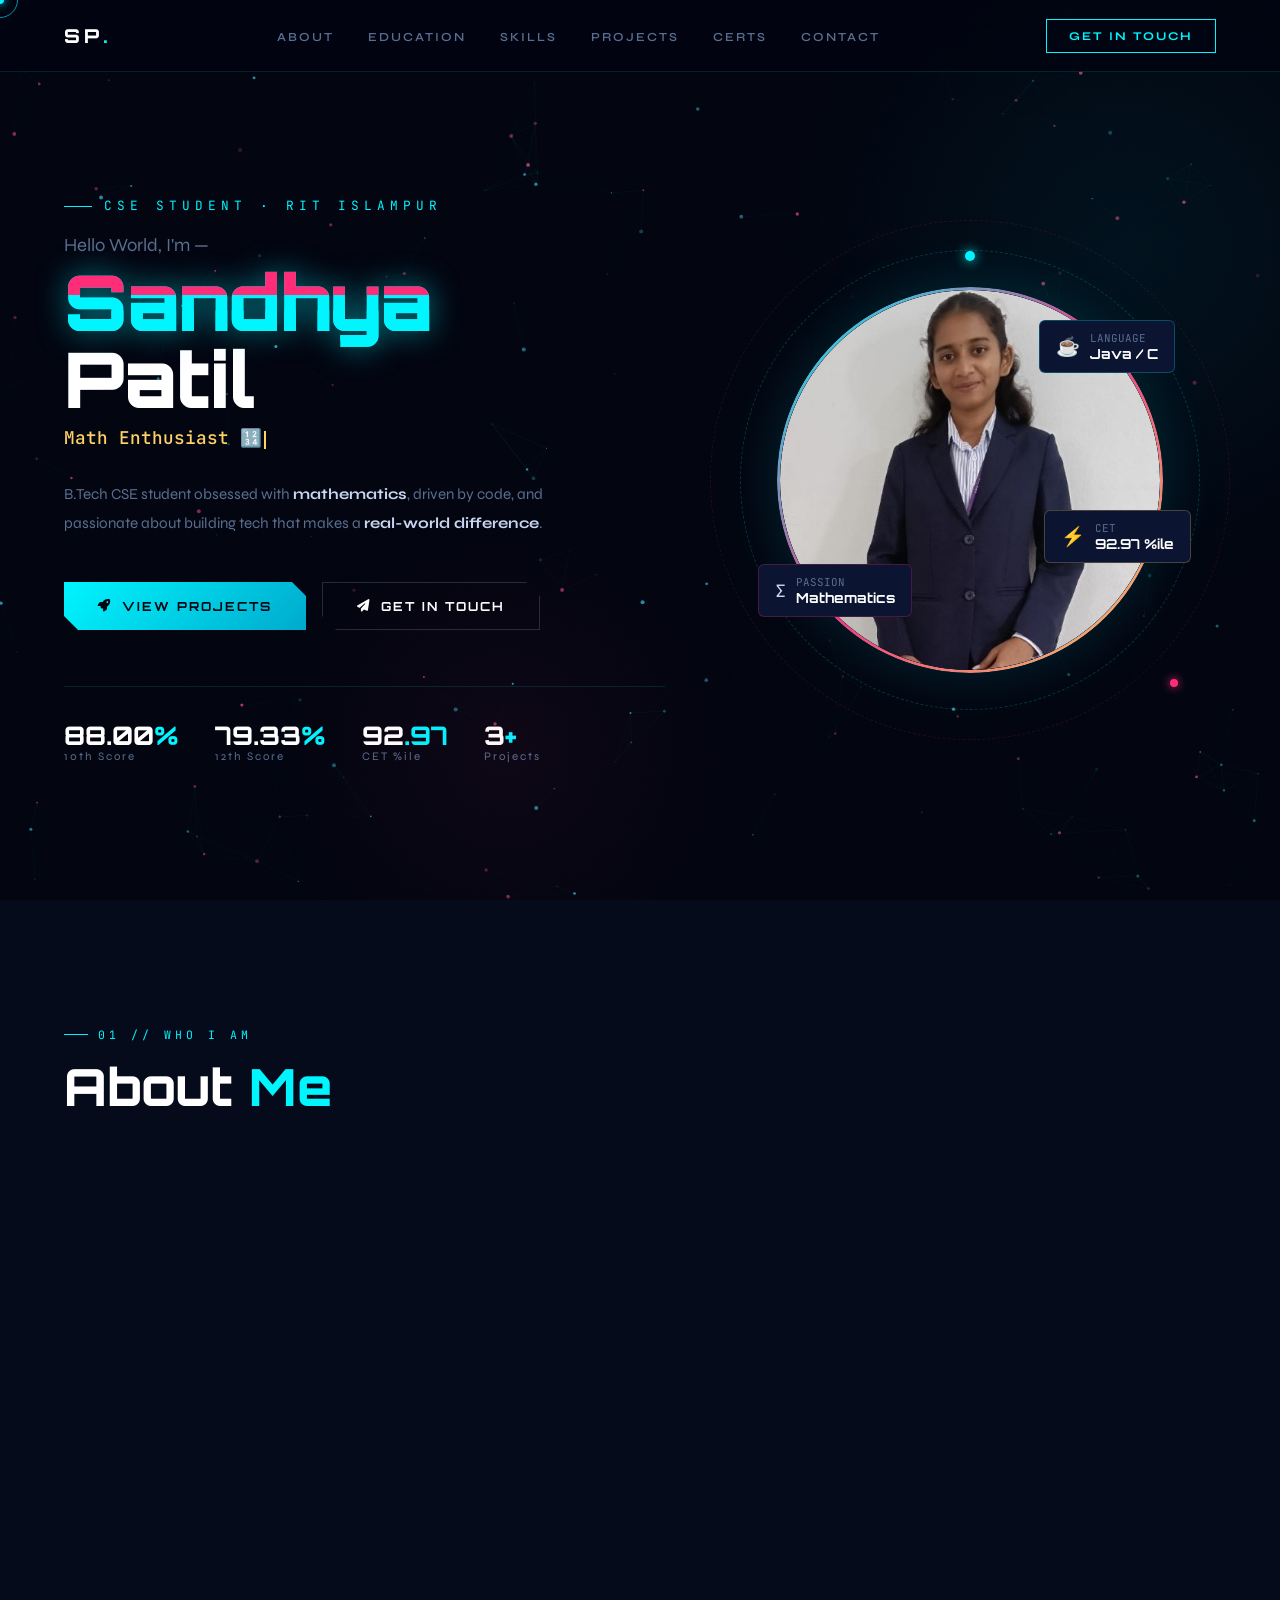
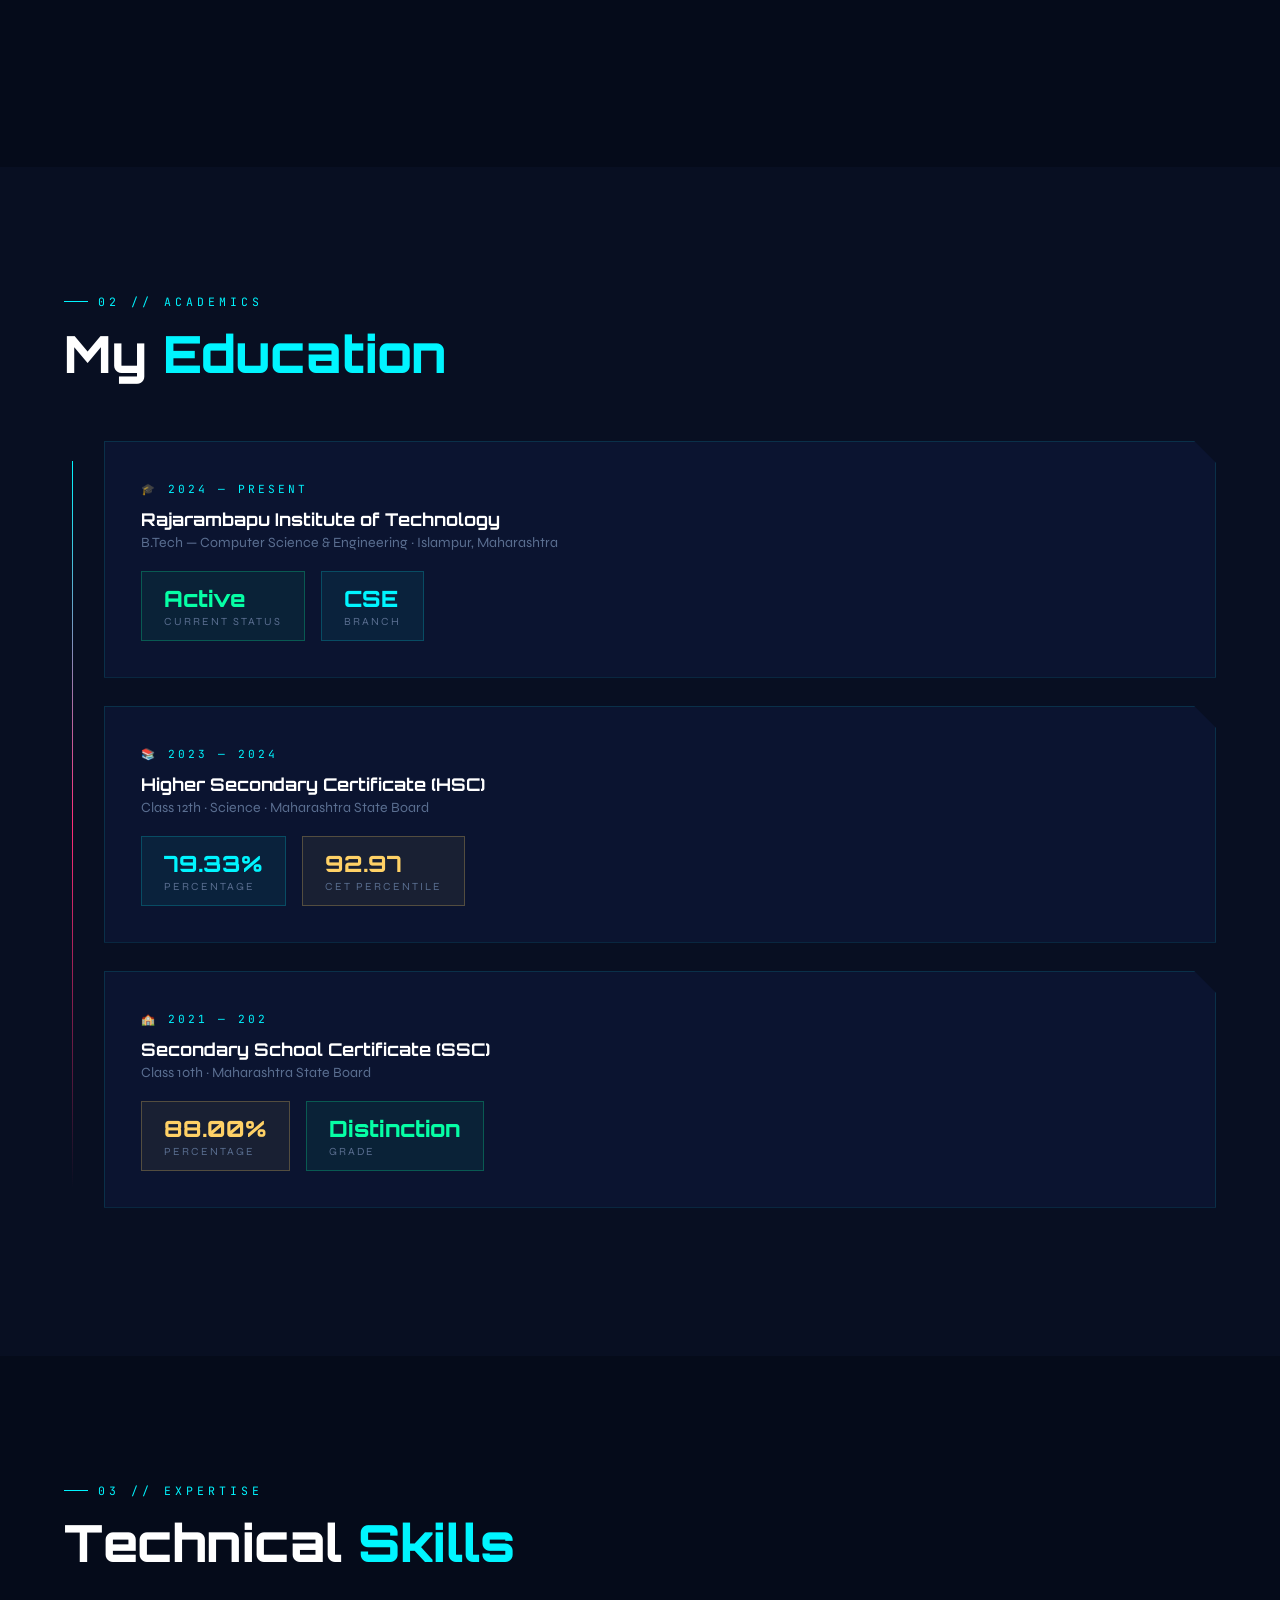
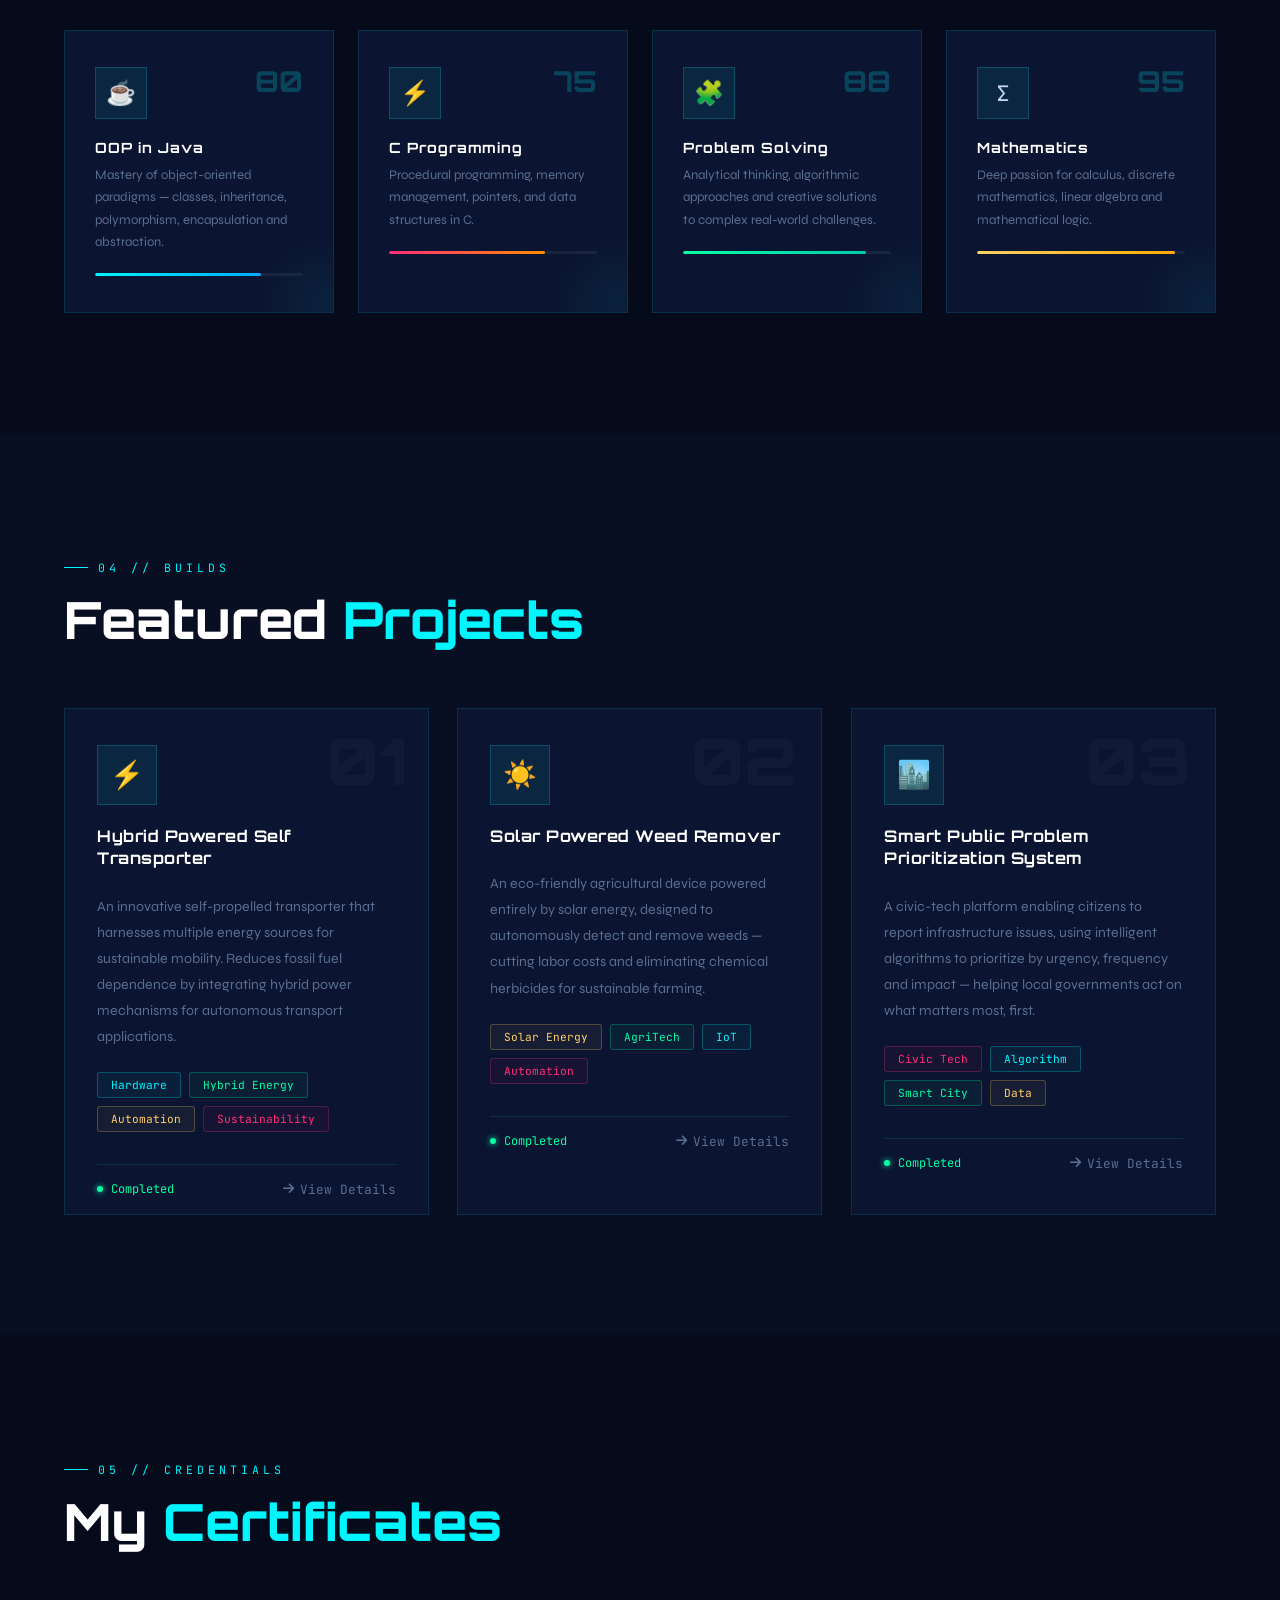
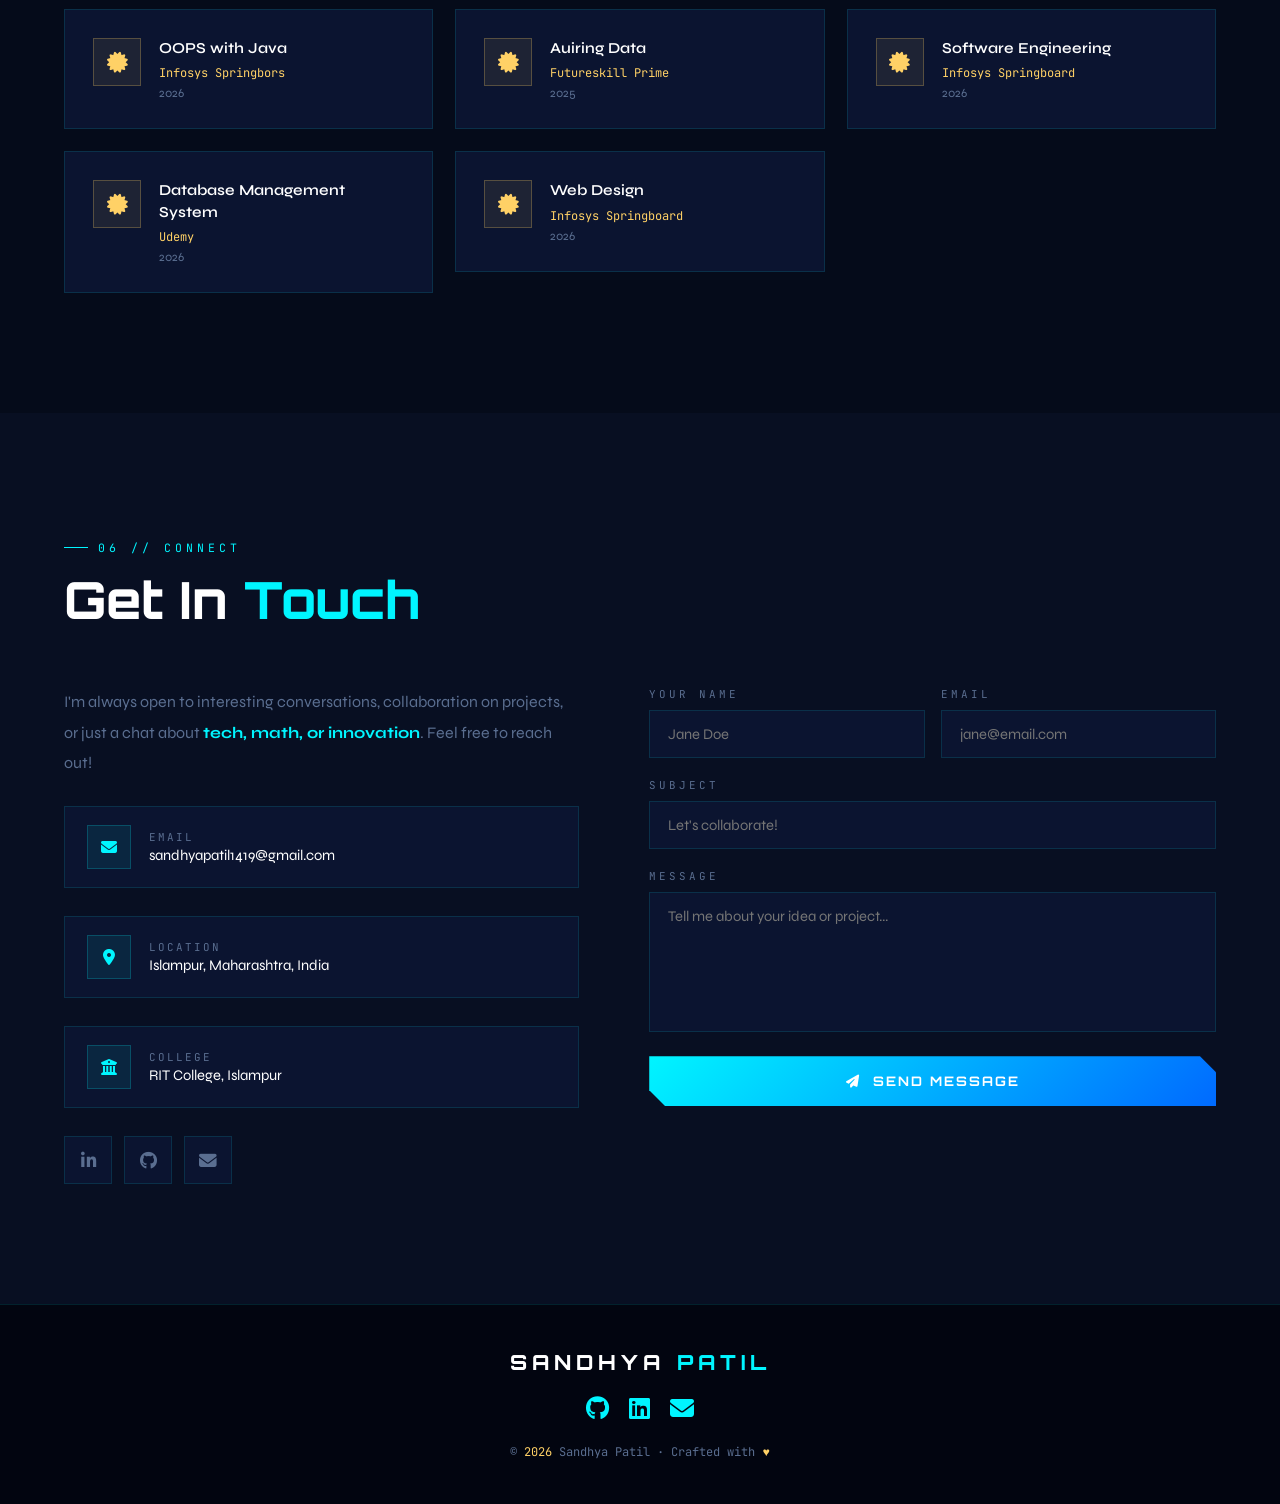
<file: demo.html>
<!DOCTYPE html>
<html lang="en">
<head>
<meta charset="UTF-8"/>
<meta name="viewport" content="width=device-width, initial-scale=1.0"/>
<title>Sandhya Patil | CSE Portfolio</title>
<link rel="preconnect" href="https://fonts.googleapis.com"/>
<link rel="preconnect" href="https://fonts.gstatic.com" crossorigin/>
<link href="https://fonts.googleapis.com/css2?family=Orbitron:wght@400;500;600;700;800;900&family=Syne:wght@300;400;500;600;700&family=JetBrains+Mono:wght@300;400;500&display=swap" rel="stylesheet"/>
<link rel="stylesheet" href="https://cdnjs.cloudflare.com/ajax/libs/font-awesome/6.5.0/css/all.min.css"/>
<style>
:root{
  --bg:#020510;--bg1:#050b1a;--bg2:#080f22;--card:#0b1430;
  --cyan:#00f5ff;--pink:#ff2d78;--gold:#ffd166;--green:#06ffa5;
  --text:#c8d6f0;--muted:#5a6e90;--border:rgba(0,245,255,0.12);
}
*,*::before,*::after{box-sizing:border-box;margin:0;padding:0;}
html{scroll-behavior:smooth;}
body{background:var(--bg);color:var(--text);font-family:'Syne',sans-serif;overflow-x:hidden;cursor:none;}
a{text-decoration:none;color:inherit;}
::-webkit-scrollbar{width:5px;}
::-webkit-scrollbar-track{background:var(--bg);}
::-webkit-scrollbar-thumb{background:linear-gradient(var(--cyan),var(--pink));border-radius:3px;}
::selection{background:rgba(0,245,255,0.25);color:#fff;}

/* CURSOR */
#cur-dot,#cur-ring{position:fixed;border-radius:50%;pointer-events:none;z-index:99999;transform:translate(-50%,-50%);}
#cur-dot{width:8px;height:8px;background:var(--cyan);box-shadow:0 0 10px var(--cyan);transition:width .2s,height .2s,background .2s;}
#cur-ring{width:36px;height:36px;border:1.5px solid rgba(0,245,255,.6);transition:width .15s,height .15s,border-color .2s;}

/* LOADER */
#loader{position:fixed;inset:0;z-index:99998;background:var(--bg);display:flex;flex-direction:column;align-items:center;justify-content:center;gap:28px;transition:opacity .7s,visibility .7s;}
#loader.gone{opacity:0;visibility:hidden;}
.ld-name{font-family:'Orbitron',sans-serif;font-size:clamp(1.6rem,5vw,3rem);font-weight:900;letter-spacing:8px;color:#fff;}
.ld-name span{color:var(--cyan);}
.ld-track{width:260px;height:2px;background:rgba(255,255,255,.07);overflow:hidden;}
.ld-fill{height:100%;background:linear-gradient(90deg,var(--cyan),var(--pink));width:0%;transition:width 1.8s cubic-bezier(.4,0,.2,1);box-shadow:0 0 12px var(--cyan);}
.ld-pct{font-family:'JetBrains Mono',monospace;font-size:.8rem;color:var(--cyan);letter-spacing:3px;}
.ld-dots{display:flex;gap:8px;}
.ld-dots span{width:6px;height:6px;border-radius:50%;background:var(--cyan);animation:blink 1.2s infinite;}
.ld-dots span:nth-child(2){animation-delay:.2s;}
.ld-dots span:nth-child(3){animation-delay:.4s;}
@keyframes blink{0%,80%,100%{opacity:.15}40%{opacity:1}}

/* CANVAS */
#cv{position:fixed;inset:0;z-index:0;pointer-events:none;}

/* NOISE */
body::before{content:'';position:fixed;inset:0;background-image:url("data:image/svg+xml,%3Csvg viewBox='0 0 200 200' xmlns='http://www.w3.org/2000/svg'%3E%3Cfilter id='n'%3E%3CfeTurbulence type='fractalNoise' baseFrequency='0.75' numOctaves='4' stitchTiles='stitch'/%3E%3C/filter%3E%3Crect width='100%25' height='100%25' filter='url(%23n)' opacity='0.04'/%3E%3C/svg%3E");background-size:200px;pointer-events:none;z-index:1;opacity:.4;}

/* NAV */
nav{position:fixed;top:0;left:0;right:0;z-index:1000;padding:0 5%;height:72px;display:flex;align-items:center;justify-content:space-between;background:rgba(2,5,16,.75);backdrop-filter:blur(20px);-webkit-backdrop-filter:blur(20px);border-bottom:1px solid var(--border);transition:height .3s;}
nav.compact{height:60px;}
.n-logo{font-family:'Orbitron',sans-serif;font-size:1.2rem;font-weight:800;color:#fff;letter-spacing:4px;}
.n-logo em{color:var(--cyan);font-style:normal;}
.n-links{display:flex;gap:34px;list-style:none;}
.n-links a{font-size:.77rem;font-weight:600;letter-spacing:2px;text-transform:uppercase;color:var(--muted);position:relative;padding-bottom:4px;transition:color .25s;}
.n-links a::after{content:'';position:absolute;bottom:0;left:0;width:0;height:1.5px;background:var(--cyan);transition:width .3s;}
.n-links a:hover,.n-links a.act{color:var(--cyan);}
.n-links a:hover::after,.n-links a.act::after{width:100%;}
.n-cta{padding:9px 22px;border:1.5px solid var(--cyan);color:var(--cyan);font-size:.74rem;font-weight:700;letter-spacing:2px;text-transform:uppercase;cursor:none;transition:background .25s,color .25s,box-shadow .25s;}
.n-cta:hover{background:var(--cyan);color:var(--bg);box-shadow:0 0 24px rgba(0,245,255,.4);}
.hbg{display:none;flex-direction:column;gap:6px;cursor:none;}
.hbg span{width:24px;height:1.5px;background:var(--cyan);display:block;transition:.3s;}
.hbg.op span:nth-child(1){transform:rotate(45deg)translate(5px,5px);}
.hbg.op span:nth-child(2){opacity:0;}
.hbg.op span:nth-child(3){transform:rotate(-45deg)translate(5px,-5px);}
.mob-menu{display:none;position:fixed;top:72px;left:0;right:0;background:rgba(2,5,16,.97);backdrop-filter:blur(20px);border-bottom:1px solid var(--border);z-index:999;padding:24px 5%;flex-direction:column;gap:20px;}
.mob-menu.op{display:flex;}
.mob-menu a{font-size:.9rem;font-weight:600;letter-spacing:2px;text-transform:uppercase;color:var(--muted);transition:color .25s;}
.mob-menu a:hover{color:var(--cyan);}

/* SECTIONS */
section{position:relative;z-index:2;padding:120px 5%;}
.si{max-width:1200px;margin:0 auto;}
.sbadge{display:inline-flex;align-items:center;gap:10px;font-family:'JetBrains Mono',monospace;font-size:.72rem;color:var(--cyan);letter-spacing:4px;text-transform:uppercase;margin-bottom:16px;}
.sbadge::before{content:'';width:24px;height:1px;background:var(--cyan);}
.stitle{font-family:'Orbitron',sans-serif;font-size:clamp(2rem,4.5vw,3.2rem);font-weight:800;color:#fff;line-height:1.1;margin-bottom:60px;}
.stitle span{color:var(--cyan);}

/* REVEALS */
.fu{opacity:0;transform:translateY(50px);transition:opacity .7s cubic-bezier(.4,0,.2,1),transform .7s cubic-bezier(.4,0,.2,1);}
.fl{opacity:0;transform:translateX(-50px);transition:opacity .7s cubic-bezier(.4,0,.2,1),transform .7s cubic-bezier(.4,0,.2,1);}
.fr{opacity:0;transform:translateX(50px);transition:opacity .7s cubic-bezier(.4,0,.2,1),transform .7s cubic-bezier(.4,0,.2,1);}
.fs{opacity:0;transform:scale(.92);transition:opacity .6s cubic-bezier(.4,0,.2,1),transform .6s cubic-bezier(.4,0,.2,1);}
.rv{opacity:1!important;transform:none!important;}

/* ══ HERO ══ */
#hero{min-height:100vh;display:grid;grid-template-columns:1.1fr .9fr;align-items:center;gap:60px;padding-top:140px;padding-bottom:80px;overflow:hidden;}
#hero::before{content:'';position:absolute;top:-100px;right:-200px;width:700px;height:700px;border-radius:50%;background:radial-gradient(circle,rgba(0,245,255,.06),transparent 70%);pointer-events:none;}
#hero::after{content:'';position:absolute;bottom:-100px;left:20%;width:500px;height:500px;border-radius:50%;background:radial-gradient(circle,rgba(255,45,120,.05),transparent 70%);pointer-events:none;}
.hl1{font-family:'JetBrains Mono',monospace;font-size:.8rem;color:var(--cyan);letter-spacing:5px;margin-bottom:20px;opacity:0;animation:sR .6s .4s ease forwards;}
.hl1 span{display:inline-block;width:28px;height:1px;background:var(--cyan);vertical-align:middle;margin-right:12px;}
.hgreet{font-size:clamp(1rem,2.5vw,1.15rem);color:var(--muted);margin-bottom:8px;opacity:0;animation:sR .6s .6s ease forwards;}
.hname{font-family:'Orbitron',sans-serif;font-size:clamp(2.6rem,6vw,5rem);font-weight:900;color:#fff;line-height:1;letter-spacing:-1px;margin-bottom:8px;opacity:0;animation:sR .7s .7s ease forwards;}
.glitch{position:relative;display:inline-block;color:var(--cyan);text-shadow:0 0 30px rgba(0,245,255,.5);}
.glitch::before,.glitch::after{content:attr(data-text);position:absolute;top:0;left:0;width:100%;height:100%;}
.glitch::before{color:var(--pink);animation:g1 3.5s infinite;clip-path:polygon(0 0,100% 0,100% 40%,0 40%);text-shadow:none;}
.glitch::after{color:var(--cyan);animation:g2 3.5s infinite;clip-path:polygon(0 60%,100% 60%,100% 100%,0 100%);text-shadow:none;}
@keyframes g1{0%,90%,100%{transform:translate(0);opacity:0}92%{transform:translate(-3px,1px);opacity:.7}94%{transform:translate(3px,-1px);opacity:.7}96%{transform:translate(0);opacity:0}}
@keyframes g2{0%,92%,100%{transform:translate(0);opacity:0}94%{transform:translate(2px,2px);opacity:.6}96%{transform:translate(-2px,-2px);opacity:.6}98%{transform:translate(0);opacity:0}}
.hrole{font-size:clamp(1rem,2vw,1.1rem);font-weight:500;color:var(--muted);margin-bottom:28px;min-height:1.5em;opacity:0;animation:sR .6s .9s ease forwards;}
.hrole .typed{color:var(--gold);font-family:'JetBrains Mono',monospace;}
.hrole .cb{display:inline-block;width:2px;height:1em;background:var(--gold);vertical-align:text-bottom;animation:cur .8s infinite;margin-left:2px;}
@keyframes cur{0%,100%{opacity:1}50%{opacity:0}}
.hdesc{font-size:.95rem;color:var(--muted);line-height:1.9;max-width:480px;margin-bottom:44px;opacity:0;animation:sR .6s 1.1s ease forwards;}
.hdesc strong{color:var(--text);}
.hbtns{display:flex;gap:16px;flex-wrap:wrap;opacity:0;animation:sR .6s 1.3s ease forwards;}
.bglow{display:inline-flex;align-items:center;gap:10px;padding:15px 34px;background:linear-gradient(135deg,var(--cyan),#00aacc);color:var(--bg);font-family:'Orbitron',sans-serif;font-size:.78rem;font-weight:700;letter-spacing:2px;text-transform:uppercase;border:none;cursor:none;clip-path:polygon(0 0,calc(100% - 14px) 0,100% 14px,100% 100%,14px 100%,0 calc(100% - 14px));transition:transform .25s,box-shadow .25s;position:relative;overflow:hidden;}
.bglow::after{content:'';position:absolute;top:0;left:-100%;width:60%;height:100%;background:linear-gradient(90deg,transparent,rgba(255,255,255,.2),transparent);transition:left .5s;}
.bglow:hover{transform:translateY(-4px);box-shadow:0 12px 36px rgba(0,245,255,.45);}
.bglow:hover::after{left:150%;}
.bgh{display:inline-flex;align-items:center;gap:10px;padding:15px 34px;background:transparent;color:#fff;font-family:'Orbitron',sans-serif;font-size:.78rem;font-weight:700;letter-spacing:2px;text-transform:uppercase;border:1.5px solid rgba(255,255,255,.15);cursor:none;clip-path:polygon(0 0,calc(100% - 14px) 0,100% 14px,100% 100%,14px 100%,0 calc(100% - 14px));transition:border-color .25s,color .25s,box-shadow .25s,transform .25s;}
.bgh:hover{border-color:var(--pink);color:var(--pink);transform:translateY(-4px);box-shadow:0 12px 36px rgba(255,45,120,.25);}
.hstats{display:flex;gap:36px;flex-wrap:wrap;margin-top:56px;padding-top:36px;border-top:1px solid var(--border);opacity:0;animation:sR .6s 1.5s ease forwards;}
.hstat-val{font-family:'Orbitron',sans-serif;font-size:1.6rem;font-weight:800;color:#fff;line-height:1;}
.hstat-val span{color:var(--cyan);}
.hstat-lbl{font-size:.72rem;color:var(--muted);letter-spacing:2px;}

/* HERO PHOTO */
.hright{display:flex;justify-content:center;align-items:center;position:relative;z-index:3;opacity:0;animation:fi .8s 1s ease forwards;}
.pwrap{position:relative;width:380px;height:380px;}
.porbit{position:absolute;inset:-40px;border-radius:50%;border:1px dashed rgba(0,245,255,.2);animation:orbit 25s linear infinite;}
.porbit::before{content:'';position:absolute;top:0;left:50%;transform:translateX(-50%);width:10px;height:10px;border-radius:50%;background:var(--cyan);box-shadow:0 0 12px var(--cyan);}
.porbit2{position:absolute;inset:-70px;border-radius:50%;border:1px dashed rgba(255,45,120,.15);animation:orbit 40s linear infinite reverse;}
.porbit2::before{content:'';position:absolute;bottom:10%;right:10%;width:8px;height:8px;border-radius:50%;background:var(--pink);box-shadow:0 0 10px var(--pink);}
@keyframes orbit{to{transform:rotate(360deg)}}
.phex{position:relative;width:380px;height:380px;border-radius:50%;display:flex;align-items:center;justify-content:center;}
.phex::before{content:'';position:absolute;inset:-3px;border-radius:50%;padding:3px;background:linear-gradient(135deg,var(--cyan),var(--pink),var(--gold));-webkit-mask:linear-gradient(#fff 0 0)content-box,linear-gradient(#fff 0 0);-webkit-mask-composite:xor;mask-composite:exclude;animation:orbit 6s linear infinite;}
.pinner{width:370px;height:370px;border-radius:50%;background:linear-gradient(135deg,#0b1430,#111c40);display:flex;align-items:center;justify-content:center;overflow:hidden;position:relative;z-index:2;box-shadow:inset 0 0 60px rgba(0,245,255,.08),0 0 60px rgba(0,245,255,.15);}
.pinner img{width:100%;height:100%;object-fit:cover;border-radius:50%;display:none;}
.pinner img.loaded{display:block;}
.pph{display:flex;flex-direction:column;align-items:center;gap:12px;text-align:center;padding:20px;}
.pph .aico{font-size:5.5rem;background:linear-gradient(135deg,var(--cyan),var(--pink));-webkit-background-clip:text;-webkit-text-fill-color:transparent;background-clip:text;animation:glow 3s ease infinite;}
@keyframes glow{0%,100%{filter:brightness(1)}50%{filter:brightness(1.4)}}
.pph .aname{font-family:'Orbitron',sans-serif;font-size:.82rem;color:var(--text);letter-spacing:4px;font-weight:600;}
.uplbl{margin-top:6px;padding:9px 20px;background:rgba(0,245,255,.08);border:1px solid rgba(0,245,255,.3);color:var(--cyan);font-size:.7rem;letter-spacing:2px;font-family:'JetBrains Mono',monospace;border-radius:4px;cursor:none;display:inline-flex;align-items:center;gap:8px;transition:background .25s;}
.uplbl:hover{background:rgba(0,245,255,.18);}
#photo-input{display:none;}
.fbadge{position:absolute;background:var(--card);border:1px solid var(--border);padding:10px 16px;display:flex;align-items:center;gap:10px;border-radius:6px;backdrop-filter:blur(12px);z-index:5;animation:fbFloat 4s ease-in-out infinite;white-space:nowrap;}
.fbadge:nth-child(3){top:8%;right:-4%;animation-delay:0s;border-color:rgba(0,245,255,.25);}
.fbadge:nth-child(4){bottom:14%;left:-6%;animation-delay:1.5s;border-color:rgba(255,45,120,.25);}
.fbadge:nth-child(5){top:58%;right:-8%;animation-delay:.8s;border-color:rgba(255,209,102,.25);}
@keyframes fbFloat{0%,100%{transform:translateY(0)}50%{transform:translateY(-10px)}}
.fb-ico{font-size:1.2rem;}
.fb-lbl{font-size:.68rem;color:var(--muted);font-family:'JetBrains Mono',monospace;}
.fb-val{font-family:'Orbitron',sans-serif;font-size:.86rem;font-weight:700;color:#fff;}

/* ══ ABOUT ══ */
#about{background:var(--bg1);}
.about-g{display:grid;grid-template-columns:1fr 1.4fr;gap:64px;align-items:start;}
.ac{background:var(--card);border:1px solid var(--border);padding:28px;position:relative;overflow:hidden;clip-path:polygon(0 0,calc(100% - 18px) 0,100% 18px,100% 100%,0 100%);transition:border-color .3s,transform .3s;margin-bottom:18px;}
.ac:hover{border-color:rgba(0,245,255,.35);transform:translateX(6px);}
.ac::after{content:'';position:absolute;left:0;top:0;bottom:0;width:3px;background:linear-gradient(to bottom,var(--cyan),var(--pink));}
.ac-num{font-family:'Orbitron',sans-serif;font-size:2.4rem;font-weight:900;background:linear-gradient(135deg,var(--cyan),var(--green));-webkit-background-clip:text;-webkit-text-fill-color:transparent;background-clip:text;line-height:1;}
.ac-lbl{font-size:.76rem;color:var(--muted);letter-spacing:2px;margin-top:4px;}
.ac-desc{font-size:.88rem;color:var(--text);margin-top:8px;}
.atxt p{font-size:.96rem;line-height:1.95;color:var(--muted);margin-bottom:20px;}
.atxt p strong{color:var(--text);}
.atxt p .hl{color:var(--cyan);font-weight:600;}
.atags{display:flex;flex-wrap:wrap;gap:10px;margin-top:8px;}
.atag{padding:7px 18px;font-size:.78rem;letter-spacing:1px;font-family:'JetBrains Mono',monospace;border-radius:100px;background:rgba(0,245,255,.06);border:1px solid rgba(0,245,255,.2);color:var(--cyan);transition:background .25s,transform .25s;}
.atag:hover{background:rgba(0,245,255,.14);transform:translateY(-3px);}

/* ══ EDUCATION ══ */
#education{background:var(--bg2);}
.etl{position:relative;padding-left:40px;}
.etl::before{content:'';position:absolute;left:8px;top:20px;bottom:20px;width:1px;background:linear-gradient(to bottom,var(--cyan),var(--pink),transparent);}
.ecard{position:relative;background:var(--card);border:1px solid var(--border);padding:36px;margin-bottom:28px;clip-path:polygon(0 0,calc(100% - 22px) 0,100% 22px,100% 100%,0 100%);overflow:hidden;transition:border-color .3s,box-shadow .3s,transform .3s;}
.ecard:hover{border-color:rgba(0,245,255,.35);box-shadow:0 20px 60px rgba(0,0,0,.4);transform:translateX(8px);}
.ecard::before{content:'';position:absolute;inset:0;background:linear-gradient(135deg,rgba(0,245,255,.04),transparent 50%);opacity:0;transition:opacity .3s;}
.ecard:hover::before{opacity:1;}
.edot{position:absolute;left:-48px;top:38px;width:20px;height:20px;border-radius:50%;background:var(--bg2);border:2px solid var(--cyan);box-shadow:0 0 14px rgba(0,245,255,.6);}
.edot::after{content:'';position:absolute;inset:3px;border-radius:50%;background:var(--cyan);animation:dotP 2s ease infinite;}
@keyframes dotP{0%,100%{transform:scale(1);opacity:1}50%{transform:scale(.6);opacity:.5}}
.etag{display:inline-flex;align-items:center;gap:8px;font-family:'JetBrains Mono',monospace;font-size:.7rem;color:var(--cyan);letter-spacing:3px;margin-bottom:12px;}
.einst{font-family:'Orbitron',sans-serif;font-size:1.1rem;font-weight:700;color:#fff;margin-bottom:4px;}
.esub{font-size:.88rem;color:var(--muted);margin-bottom:20px;}
.esrow{display:flex;gap:16px;flex-wrap:wrap;}
.esp{display:inline-flex;flex-direction:column;gap:3px;padding:12px 22px;background:rgba(0,245,255,.06);border:1px solid rgba(0,245,255,.2);}
.esp.gold{background:rgba(255,209,102,.06);border-color:rgba(255,209,102,.25);}
.esp.grn{background:rgba(6,255,165,.06);border-color:rgba(6,255,165,.25);}
.esp-v{font-family:'Orbitron',sans-serif;font-size:1.4rem;font-weight:800;color:var(--cyan);}
.esp.gold .esp-v{color:var(--gold);}
.esp.grn  .esp-v{color:var(--green);}
.esp-l{font-size:.68rem;color:var(--muted);letter-spacing:2px;}

/* ══ SKILLS ══ */
#skills{background:var(--bg1);}
.skwrap{display:grid;grid-template-columns:repeat(auto-fill,minmax(260px,1fr));gap:24px;}
.skcard{background:var(--card);border:1px solid var(--border);padding:36px 30px;position:relative;overflow:hidden;transition:transform .3s,border-color .3s,box-shadow .3s;cursor:default;}
.skcard::before{content:'';position:absolute;top:0;left:0;right:0;height:2px;background:linear-gradient(90deg,var(--cyan),var(--pink));transform:scaleX(0);transform-origin:left;transition:transform .4s;}
.skcard::after{content:'';position:absolute;bottom:-60px;right:-60px;width:140px;height:140px;border-radius:50%;background:radial-gradient(circle,rgba(0,245,255,.06),transparent 70%);transition:transform .4s;}
.skcard:hover::before{transform:scaleX(1);}
.skcard:hover{transform:translateY(-10px);border-color:rgba(0,245,255,.35);box-shadow:0 30px 60px rgba(0,0,0,.5);}
.skcard:hover::after{transform:scale(1.6);}
.sktop{display:flex;justify-content:space-between;align-items:flex-start;margin-bottom:20px;}
.skico{width:52px;height:52px;background:rgba(0,245,255,.08);border:1px solid rgba(0,245,255,.2);display:flex;align-items:center;justify-content:center;font-size:1.5rem;transition:transform .3s;}
.skcard:hover .skico{transform:rotate(10deg)scale(1.1);}
.skpct{font-family:'Orbitron',sans-serif;font-size:1.8rem;font-weight:800;color:rgba(0,245,255,.22);line-height:1;}
.skname{font-family:'Orbitron',sans-serif;font-size:.88rem;font-weight:700;color:#fff;letter-spacing:1px;margin-bottom:8px;}
.skdesc{font-size:.82rem;color:var(--muted);line-height:1.7;margin-bottom:20px;}
.skbar{height:3px;background:rgba(255,255,255,.06);border-radius:2px;overflow:hidden;}
.skbar-fill{height:100%;border-radius:2px;transform:scaleX(0);transform-origin:left;transition:transform 1.2s cubic-bezier(.4,0,.2,1) .2s;}
.skcard.banim .skbar-fill{transform:scaleX(1);}

/* ══ PROJECTS ══ */
#projects{background:var(--bg2);}
.prwrap{display:grid;grid-template-columns:repeat(auto-fill,minmax(350px,1fr));gap:28px;}
.prcard{background:var(--card);border:1px solid var(--border);position:relative;overflow:hidden;transition:transform .35s cubic-bezier(.4,0,.2,1),box-shadow .35s;will-change:transform;}
.prcard:hover{box-shadow:0 30px 80px rgba(0,0,0,.6);}
.prcard::after{content:'';position:absolute;top:0;left:-100%;width:60%;height:100%;background:linear-gradient(90deg,transparent,rgba(255,255,255,.04),transparent);transition:left .6s;}
.prcard:hover::after{left:150%;}
.prtop{padding:36px 32px 24px;position:relative;}
.prnum{position:absolute;top:20px;right:24px;font-family:'Orbitron',sans-serif;font-size:4rem;font-weight:900;color:rgba(255,255,255,.03);line-height:1;user-select:none;}
.prico{width:60px;height:60px;background:rgba(0,245,255,.08);border:1px solid rgba(0,245,255,.2);display:flex;align-items:center;justify-content:center;font-size:1.7rem;margin-bottom:20px;transition:transform .3s;}
.prcard:hover .prico{transform:rotate(-8deg)scale(1.1);}
.prtitle{font-family:'Orbitron',sans-serif;font-size:1rem;font-weight:700;color:#fff;letter-spacing:.5px;line-height:1.4;}
.prbot{padding:0 32px 32px;}
.prdesc{font-size:.88rem;color:var(--muted);line-height:1.85;margin-bottom:22px;}
.prtags{display:flex;flex-wrap:wrap;gap:8px;}
.ptag{padding:5px 13px;font-size:.7rem;font-family:'JetBrains Mono',monospace;border-radius:3px;border:1px solid;}
.pc{border-color:rgba(0,245,255,.25);color:var(--cyan);background:rgba(0,245,255,.05);}
.pp{border-color:rgba(255,45,120,.25);color:var(--pink);background:rgba(255,45,120,.05);}
.pg{border-color:rgba(6,255,165,.25);color:var(--green);background:rgba(6,255,165,.05);}
.py{border-color:rgba(255,209,102,.25);color:var(--gold);background:rgba(255,209,102,.05);}
.prdiv{height:1px;background:var(--border);margin:0 32px;}
.prfoot{display:flex;align-items:center;justify-content:space-between;padding:16px 32px;}
.prstatus{display:flex;align-items:center;gap:8px;font-size:.75rem;color:var(--green);font-family:'JetBrains Mono',monospace;}
.prstatus::before{content:'';width:6px;height:6px;border-radius:50%;background:var(--green);box-shadow:0 0 6px var(--green);animation:sp 2s infinite;}
@keyframes sp{0%,100%{opacity:1}50%{opacity:.4}}
.prlink{font-size:.8rem;color:var(--muted);display:flex;align-items:center;gap:6px;transition:color .25s;font-family:'JetBrains Mono',monospace;}
.prlink:hover{color:var(--cyan);}
.prbar{position:absolute;bottom:0;left:0;right:0;height:3px;transform:scaleX(0);transform-origin:left;transition:transform .4s;}
.prcard:hover .prbar{transform:scaleX(1);}

/* ══ CERTS ══ */
#certificates{background:var(--bg1);}
.cg{display:grid;grid-template-columns:repeat(auto-fill,minmax(300px,1fr));gap:22px;}
.ccard{background:var(--card);border:1px solid var(--border);padding:28px;display:flex;gap:18px;align-items:flex-start;transition:border-color .3s,transform .3s;position:relative;overflow:hidden;}
.ccard::before{content:'';position:absolute;top:0;left:0;width:3px;height:0;background:linear-gradient(to bottom,var(--gold),var(--pink));transition:height .4s;}
.ccard:hover::before{height:100%;}
.ccard:hover{border-color:rgba(255,209,102,.35);transform:translateY(-5px);}
.cbadge{width:48px;height:48px;flex-shrink:0;background:rgba(255,209,102,.08);border:1px solid rgba(255,209,102,.25);display:flex;align-items:center;justify-content:center;font-size:1.3rem;color:var(--gold);transition:transform .3s;}
.ccard:hover .cbadge{transform:rotate(-8deg)scale(1.1);}
.ctitle{font-weight:600;font-size:.95rem;color:#fff;margin-bottom:6px;line-height:1.4;}
.ciss{font-size:.75rem;color:var(--gold);font-family:'JetBrains Mono',monospace;margin-bottom:4px;}
.cdet{font-size:.78rem;color:var(--muted);}
.cadd{background:transparent;border:1.5px dashed rgba(0,245,255,.18);padding:28px;display:flex;flex-direction:column;align-items:center;justify-content:center;gap:12px;cursor:none;transition:border-color .3s,background .3s;min-height:120px;width:100%;}
.cadd:hover{border-color:rgba(0,245,255,.5);background:rgba(0,245,255,.04);}
.cadd i{font-size:1.6rem;color:rgba(0,245,255,.4);transition:color .3s;}
.cadd:hover i{color:var(--cyan);}
.cadd span{font-size:.78rem;color:var(--muted);font-family:'JetBrains Mono',monospace;letter-spacing:2px;}

/* ══ CONTACT ══ */
#contact{background:var(--bg2);}
.conwrap{display:grid;grid-template-columns:1fr 1.1fr;gap:70px;align-items:start;}
.conleft{display:flex;flex-direction:column;gap:28px;}
.cointro{font-size:1rem;color:var(--muted);line-height:1.9;}
.cointro strong{color:var(--cyan);}
.citem{display:flex;align-items:center;gap:18px;padding:18px 22px;background:var(--card);border:1px solid var(--border);transition:border-color .3s,transform .3s;}
.citem:hover{border-color:rgba(0,245,255,.35);transform:translateX(6px);}
.cico{width:44px;height:44px;background:rgba(0,245,255,.08);border:1px solid rgba(0,245,255,.2);display:flex;align-items:center;justify-content:center;color:var(--cyan);font-size:1rem;flex-shrink:0;}
.cilbl{font-size:.68rem;color:var(--muted);letter-spacing:2px;text-transform:uppercase;font-family:'JetBrains Mono',monospace;}
.cival{font-size:.92rem;color:#fff;margin-top:2px;}
.socs{display:flex;gap:12px;flex-wrap:wrap;}
.sb{width:48px;height:48px;background:var(--card);border:1px solid var(--border);display:flex;align-items:center;justify-content:center;color:var(--muted);font-size:1.1rem;transition:border-color .25s,color .25s,transform .25s,box-shadow .25s;}
.sb:hover{border-color:var(--cyan);color:var(--cyan);transform:translateY(-5px);box-shadow:0 10px 24px rgba(0,245,255,.2);}
.sb.p:hover{border-color:var(--pink);color:var(--pink);box-shadow:0 10px 24px rgba(255,45,120,.2);}
.cform{display:flex;flex-direction:column;gap:20px;}
.frow{display:grid;grid-template-columns:1fr 1fr;gap:16px;}
.fg{position:relative;}
.fg label{display:block;font-size:.68rem;letter-spacing:3px;color:var(--muted);text-transform:uppercase;font-family:'JetBrains Mono',monospace;margin-bottom:9px;transition:color .25s;}
.fg:focus-within label{color:var(--cyan);}
.fg input,.fg textarea{width:100%;background:var(--card);border:1px solid var(--border);color:#fff;padding:14px 18px;font-size:.92rem;font-family:'Syne',sans-serif;outline:none;resize:none;transition:border-color .3s,box-shadow .3s;}
.fg input:focus,.fg textarea:focus{border-color:var(--cyan);box-shadow:0 0 0 3px rgba(0,245,255,.06);}
.fg textarea{min-height:140px;}
.fg::after{content:'';position:absolute;bottom:0;left:0;width:0;height:2px;background:linear-gradient(90deg,var(--cyan),var(--pink));transition:width .35s;}
.fg:focus-within::after{width:100%;}
.fsub{padding:17px 42px;background:linear-gradient(135deg,var(--cyan),#006aff);color:#fff;border:none;cursor:none;font-family:'Orbitron',sans-serif;font-size:.82rem;font-weight:700;letter-spacing:2px;text-transform:uppercase;clip-path:polygon(0 0,calc(100% - 16px) 0,100% 16px,100% 100%,16px 100%,0 calc(100% - 16px));transition:transform .25s,box-shadow .25s,filter .25s;position:relative;overflow:hidden;}
.fsub:hover{transform:translateY(-4px);box-shadow:0 14px 40px rgba(0,245,255,.35);filter:brightness(1.1);}
.fsub::after{content:'';position:absolute;top:0;left:-100%;width:60%;height:100%;background:linear-gradient(90deg,transparent,rgba(255,255,255,.15),transparent);transition:left .5s;}
.fsub:hover::after{left:150%;}
.ffb{padding:14px 20px;font-size:.85rem;display:none;border:1px solid;font-family:'JetBrains Mono',monospace;}
.ffb.ok{border-color:var(--green);color:var(--green);background:rgba(6,255,165,.07);}
.ffb.err{border-color:var(--pink);color:var(--pink);background:rgba(255,45,120,.07);}

/* FOOTER */
footer{position:relative;z-index:2;background:var(--bg);border-top:1px solid var(--border);padding:44px 5%;text-align:center;}
.flogo{font-family:'Orbitron',sans-serif;font-size:1.3rem;font-weight:800;letter-spacing:5px;color:#fff;margin-bottom:14px;}
.flogo span{color:var(--cyan);}
.fsub2{font-size:.82rem;color:var(--muted);margin-bottom:20px;}
.fline{width:60px;height:1px;background:linear-gradient(90deg,var(--cyan),var(--pink));margin:0 auto 16px;}
.fcopy{font-size:.75rem;color:var(--muted);font-family:'JetBrains Mono',monospace;}
.fcopy span{color:var(--gold);}

/* BACK TOP */
#btt{position:fixed;bottom:32px;right:32px;z-index:500;width:48px;height:48px;background:var(--card);border:1px solid var(--border);display:flex;align-items:center;justify-content:center;color:var(--cyan);font-size:1.1rem;cursor:none;opacity:0;pointer-events:none;transition:opacity .3s,border-color .3s,transform .25s;clip-path:polygon(0 0,calc(100% - 10px) 0,100% 10px,100% 100%,10px 100%,0 calc(100% - 10px));}
#btt.vis{opacity:1;pointer-events:all;}
#btt:hover{border-color:var(--cyan);transform:translateY(-4px);box-shadow:0 8px 24px rgba(0,245,255,.25);}

/* SHARED KF */
@keyframes sR{from{opacity:0;transform:translateX(-30px)}to{opacity:1;transform:translateX(0)}}
@keyframes fi{from{opacity:0}to{opacity:1}}

/* RESPONSIVE */
@media(max-width:1024px){
  #hero{grid-template-columns:1fr;text-align:center;gap:50px;padding-top:120px;}
  .hdesc,.hbtns,.hstats{align-self:center;}
  .hright{order:-1;}
  .pwrap,.phex{width:280px;height:280px;}
  .pinner{width:270px;height:270px;}
  .fbadge:nth-child(4),.fbadge:nth-child(5){display:none;}
  .fbadge:nth-child(3){top:5%;right:5%;}
  .about-g{grid-template-columns:1fr;}
  .conwrap{grid-template-columns:1fr;}
  .hbtns{justify-content:center;}
}
@media(max-width:768px){
  section{padding:80px 5%;}
  .n-links,.n-cta{display:none;}
  .hbg{display:flex;}
  #hero{gap:40px;}
  .hstats{gap:24px;}
  .prwrap{grid-template-columns:1fr;}
  .skwrap{grid-template-columns:1fr 1fr;}
  .frow{grid-template-columns:1fr;}
  .pwrap,.phex{width:240px;height:240px;}
  .pinner{width:230px;height:230px;}
}
@media(max-width:480px){
  .skwrap{grid-template-columns:1fr;}
  .cg{grid-template-columns:1fr;}
  .stitle{font-size:1.8rem;}
}
/* Fix for the profile photo to fill the circle */
#pimg {
  width: 100%;
  height: 100%;
  object-fit: cover; /* This makes the photo fill the circle without stretching */
  border-radius: 50%;
  display: block;
  position: absolute;
  top: 0;
  left: 0;
  z-index: 2;
}

.pinner {
  position: relative;
  width: 100%;
  height: 100%;
  border-radius: 50%;
  overflow: hidden; /* This clips the photo into a circle shape */
  background: var(--bg2);
  display: flex;
  align-items: center;
  justify-content: center;
}
/* Fix for Clicking Certificates */
.cert-link {
    text-decoration: none;
    color: inherit;
    display: block;
    cursor: pointer;
}

.cert-link:hover .ccard {
    border-color: var(--cyan);
    transform: translateY(-5px);
}

/* Fix for Photo Full Circle */
#pimg {
    width: 100% !important;
    height: 100% !important;
    object-fit: cover; /* Forces image to fill the circle */
    border-radius: 50%;
    display: block;
    position: absolute;
    top: 0;
    left: 0;
}

.pinner {
    position: relative;
    width: 100%;
    height: 100%;
    border-radius: 50%;
    overflow: hidden; /* Clips image to circle */
}
</style>
</head>
<body>

<!-- CURSOR -->
<div id="cur-dot"></div>
<div id="cur-ring"></div>

<!-- LOADER -->
<div id="loader">
  <div class="ld-name">SANDHYA <span>PATIL</span></div>
  <div class="ld-track"><div class="ld-fill" id="ldf"></div></div>
  <div class="ld-pct" id="ldp">0%</div>
  <div class="ld-dots"><span></span><span></span><span></span></div>
</div>

<canvas id="cv"></canvas>

<!-- ══ NAV ══ -->
<nav id="nav">
  <a href="#hero" class="n-logo">SP<em>.</em></a>
  <ul class="n-links">
    <li><a href="#about">About</a></li>
    <li><a href="#education">Education</a></li>
    <li><a href="#skills">Skills</a></li>
    <li><a href="#projects">Projects</a></li>
    <li><a href="#certificates">Certs</a></li>
    <li><a href="#contact">Contact</a></li>
  </ul>
  <a href="#contact" class="n-cta">Get In Touch</a>
  <div class="hbg" id="hbg"><span></span><span></span><span></span></div>
</nav>
<div class="mob-menu" id="mm">
  <a href="#about"        onclick="cMob()">About</a>
  <a href="#education"    onclick="cMob()">Education</a>
  <a href="#skills"       onclick="cMob()">Skills</a>
  <a href="#projects"     onclick="cMob()">Projects</a>
  <a href="#certificates" onclick="cMob()">Certificates</a>
  <a href="#contact"      onclick="cMob()">Contact</a>
</div>

<!-- ══ HERO ══ -->
<section id="hero">
  <div class="hero-left">
    <div class="hl1"><span></span>CSE STUDENT · RIT ISLAMPUR</div>
    <div class="hgreet">Hello World, I'm —</div>
    <h1 class="hname">
      <span class="glitch" data-text="Sandhya">Sandhya</span><br/>Patil
    </h1>
    <p class="hrole"><span class="typed" id="typed"></span><span class="cb"></span></p>
    <p class="hdesc">
      B.Tech CSE student obsessed with <strong>mathematics</strong>, driven by code, and passionate about building tech that makes a <strong>real-world difference</strong>.
    </p>
    <div class="hbtns">
      <a href="#projects" class="bglow"><i class="fas fa-rocket"></i> View Projects</a>
      <a href="#contact"  class="bgh"><i class="fas fa-paper-plane"></i> Get In Touch</a>
    </div>
    <div class="hstats">
      <div><div class="hstat-val">88.00<span>%</span></div><div class="hstat-lbl">10th Score</div></div>
      <div><div class="hstat-val">79.33<span>%</span></div><div class="hstat-lbl">12th Score</div></div>
      <div><div class="hstat-val">92<span>.97</span></div><div class="hstat-lbl">CET %ile</div></div>
      <div><div class="hstat-val">3<span>+</span></div><div class="hstat-lbl">Projects</div></div>
    </div>
  </div>

  <div class="hright">
    <div class="pwrap">
      <div class="porbit"></div>
      <div class="porbit2"></div>
      <div class="fbadge"><span class="fb-ico">☕</span><div><div class="fb-lbl">LANGUAGE</div><div class="fb-val">Java / C</div></div></div>
      <div class="fbadge"><span class="fb-ico">∑</span><div><div class="fb-lbl">PASSION</div><div class="fb-val">Mathematics</div></div></div>
      <div class="fbadge"><span class="fb-ico">⚡</span><div><div class="fb-lbl">CET</div><div class="fb-val">92.97 %ile</div></div></div>
      <div class="phex">
        <div class="pinner" id="pi">
    <img src="photo.jpg" alt="Sandhya Patil" id="pimg" style="opacity: 1; visibility: visible; display: block;">
    
    <div class="pph">
        <div class="aico"><i class="fas fa-user-astronaut"></i></div>
        <div class="aname">SANDHYA PATIL</div>
    </div>
</div>
      </div>
      <input type="file" id="photo-input" accept="image/*"/>
    </div>
  </div>
</section>

<!-- ══ ABOUT ══ -->
<section id="about">
  <div class="si">
    <div class="sbadge">01 // Who I Am</div>
    <h2 class="stitle">About <span>Me</span></h2>
    <div class="about-g">
      <div>
        <div class="ac fl"><div class="ac-num">B.Tech</div><div class="ac-lbl">CURRENT DEGREE</div><div class="ac-desc">Computer Science & Engineering — RIT College, Islampur</div></div>
        <div class="ac fl" style="transition-delay:.12s"><div class="ac-num">92.97</div><div class="ac-lbl">MHT-CET PERCENTILE</div><div class="ac-desc">Top 8% in Maharashtra's engineering entrance exam</div></div>
        <div class="ac fl" style="transition-delay:.24s"><div class="ac-num">3+</div><div class="ac-lbl">PROJECTS BUILT</div><div class="ac-desc">Spanning hardware, agri-tech and civic-tech domains</div></div>
      </div>
      <div class="atxt fr">
        <p>Hey there! I'm <strong>Sandhya Patil</strong>, a passionate B.Tech Computer Science student at <strong>Rajarambapu Institute of Technology (RIT), Islampur</strong>. I'm on a mission to bridge the gap between smart engineering and real-world impact.</p>
        <p>My journey in technology is driven by an <span class="hl">obsession with mathematics</span> — I find beauty in algorithms, elegance in proofs, and pure joy in complex problem solving. Whether it's data structures or differential equations, math is my superpower.</p>
        <p>From designing <strong>hybrid-powered transporters</strong> to <strong>solar agricultural tools</strong>, my projects reflect a core belief: <span class="hl">technology should serve humanity at the grassroots level</span>.</p>
        <div class="atags">
          <span class="atag">🔢 Math Obsessed</span><span class="atag">⚙️ Problem Solver</span>
          <span class="atag">🌱 Innovator</span><span class="atag">💡 Builder</span>
          <span class="atag">☀️ Sustainability</span><span class="atag">🚀 CSE Student</span>
        </div>
      </div>
    </div>
  </div>
</section>

<!-- ══ EDUCATION ══ -->
<section id="education">
  <div class="si">
    <div class="sbadge">02 // Academics</div>
    <h2 class="stitle">My <span>Education</span></h2>
    <div class="etl">
      <div class="ecard fu">
        <div class="edot"></div>
        <div class="etag">🎓 2024 — PRESENT</div>
        <div class="einst">Rajarambapu Institute of Technology</div>
        <div class="esub">B.Tech — Computer Science & Engineering · Islampur, Maharashtra</div>
        <div class="esrow">
          <div class="esp grn"><span class="esp-v">Active</span><span class="esp-l">CURRENT STATUS</span></div>
          <div class="esp"><span class="esp-v">CSE</span><span class="esp-l">BRANCH</span></div>
        </div>
      </div>
      <div class="ecard fu" style="transition-delay:.15s">
        <div class="edot"></div>
        <div class="etag">📚 2023 — 2024</div>
        <div class="einst">Higher Secondary Certificate (HSC)</div>
        <div class="esub">Class 12th · Science · Maharashtra State Board</div>
        <div class="esrow">
          <div class="esp"><span class="esp-v">79.33%</span><span class="esp-l">PERCENTAGE</span></div>
          <div class="esp gold"><span class="esp-v">92.97</span><span class="esp-l">CET PERCENTILE</span></div>
        </div>
      </div>
      <div class="ecard fu" style="transition-delay:.3s">
        <div class="edot"></div>
        <div class="etag">🏫 2021 — 202</div>
        <div class="einst">Secondary School Certificate (SSC)</div>
        <div class="esub">Class 10th · Maharashtra State Board</div>
        <div class="esrow">
          <div class="esp gold"><span class="esp-v">88.00%</span><span class="esp-l">PERCENTAGE</span></div>
          <div class="esp grn"><span class="esp-v">Distinction</span><span class="esp-l">GRADE</span></div>
        </div>
      </div>
    </div>
  </div>
</section>

<!-- ══ SKILLS ══ -->
<section id="skills">
  <div class="si">
    <div class="sbadge">03 // Expertise</div>
    <h2 class="stitle">Technical <span>Skills</span></h2>
    <div class="skwrap">
      <div class="skcard fs">
        <div class="sktop"><div class="skico">☕</div><div class="skpct">80</div></div>
        <div class="skname">OOP in Java</div>
        <div class="skdesc">Mastery of object-oriented paradigms — classes, inheritance, polymorphism, encapsulation and abstraction.</div>
        <div class="skbar"><div class="skbar-fill" style="width:80%;background:linear-gradient(90deg,var(--cyan),#00aaff)"></div></div>
      </div>
      <div class="skcard fs" style="transition-delay:.1s">
        <div class="sktop"><div class="skico">⚡</div><div class="skpct">75</div></div>
        <div class="skname">C Programming</div>
        <div class="skdesc">Procedural programming, memory management, pointers, and data structures in C.</div>
        <div class="skbar"><div class="skbar-fill" style="width:75%;background:linear-gradient(90deg,var(--pink),#ff8c00)"></div></div>
      </div>
      <div class="skcard fs" style="transition-delay:.2s">
        <div class="sktop"><div class="skico">🧩</div><div class="skpct">88</div></div>
        <div class="skname">Problem Solving</div>
        <div class="skdesc">Analytical thinking, algorithmic approaches and creative solutions to complex real-world challenges.</div>
        <div class="skbar"><div class="skbar-fill" style="width:88%;background:linear-gradient(90deg,var(--green),#00ccaa)"></div></div>
      </div>
      <div class="skcard fs" style="transition-delay:.3s">
        <div class="sktop"><div class="skico">∑</div><div class="skpct">95</div></div>
        <div class="skname">Mathematics</div>
        <div class="skdesc">Deep passion for calculus, discrete mathematics, linear algebra and mathematical logic.</div>
        <div class="skbar"><div class="skbar-fill" style="width:95%;background:linear-gradient(90deg,var(--gold),#ffaa00)"></div></div>
      </div>
    </div>
  </div>
</section>

<!-- ══ PROJECTS ══ -->
<section id="projects">
  <div class="si">
    <div class="sbadge">04 // Builds</div>
    <h2 class="stitle">Featured <span>Projects</span></h2>
    <div class="prwrap">
      <div class="prcard fu">
        <div class="prbar" style="background:linear-gradient(90deg,var(--cyan),var(--green))"></div>
        <div class="prtop"><div class="prnum">01</div><div class="prico">⚡</div><div class="prtitle">Hybrid Powered Self Transporter</div></div>
        <div class="prbot">
          <p class="prdesc">An innovative self-propelled transporter that harnesses multiple energy sources for sustainable mobility. Reduces fossil fuel dependence by integrating hybrid power mechanisms for autonomous transport applications.</p>
          <div class="prtags"><span class="ptag pc">Hardware</span><span class="ptag pg">Hybrid Energy</span><span class="ptag py">Automation</span><span class="ptag pp">Sustainability</span></div>
        </div>
        <div class="prdiv"></div>
        <div class="prfoot"><span class="prstatus">Completed</span><span class="prlink"><i class="fas fa-arrow-right"></i> View Details</span></div>
      </div>
      <div class="prcard fu" style="transition-delay:.15s">
        <div class="prbar" style="background:linear-gradient(90deg,var(--green),var(--gold))"></div>
        <div class="prtop"><div class="prnum">02</div><div class="prico">☀️</div><div class="prtitle">Solar Powered Weed Remover</div></div>
        <div class="prbot">
          <p class="prdesc">An eco-friendly agricultural device powered entirely by solar energy, designed to autonomously detect and remove weeds — cutting labor costs and eliminating chemical herbicides for sustainable farming.</p>
          <div class="prtags"><span class="ptag py">Solar Energy</span><span class="ptag pg">AgriTech</span><span class="ptag pc">IoT</span><span class="ptag pp">Automation</span></div>
        </div>
        <div class="prdiv"></div>
        <div class="prfoot"><span class="prstatus">Completed</span><span class="prlink"><i class="fas fa-arrow-right"></i> View Details</span></div>
      </div>
      <div class="prcard fu" style="transition-delay:.3s">
        <div class="prbar" style="background:linear-gradient(90deg,var(--pink),var(--cyan))"></div>
        <div class="prtop"><div class="prnum">03</div><div class="prico">🏙️</div><div class="prtitle">Smart Public Problem Prioritization System</div></div>
        <div class="prbot">
          <p class="prdesc">A civic-tech platform enabling citizens to report infrastructure issues, using intelligent algorithms to prioritize by urgency, frequency and impact — helping local governments act on what matters most, first.</p>
          <div class="prtags"><span class="ptag pp">Civic Tech</span><span class="ptag pc">Algorithm</span><span class="ptag pg">Smart City</span><span class="ptag py">Data</span></div>
        </div>
        <div class="prdiv"></div>
        <div class="prfoot"><span class="prstatus">Completed</span><span class="prlink"><i class="fas fa-arrow-right"></i> View Details</span></div>
      </div>
    </div>
  </div>
</section>

<!-- ══ CERTIFICATES ══ -->
<section id="certificates">
  <div class="si">
    <div class="sbadge">05 // Credentials</div>
    <h2 class="stitle">My <span>Certificates</span></h2>
    <div class="cg" id="cg">
    <a href="certs/OOPJ_Info_certificate.pdf" target="_blank" class="cert-link">
        <div class="ccard fu">
            <div class="cbadge"><i class="fas fa-certificate"></i></div>
            <div>
                <div class="ctitle">OOPS with Java </div>
                <div class="ciss">Infosys Springbors</div>
                <div class="cdet">2026</div>
            </div>
        </div>
    </a>
    <a href="certs/Auiring data.pdf" target="_blank" class="cert-link">
        <div class="ccard fu">
            <div class="cbadge"><i class="fas fa-certificate"></i></div>
            <div>
                <div class="ctitle">Auiring Data </div>
                <div class="ciss">Futureskill Prime</div>
                <div class="cdet">2025</div>
            </div>
        </div>
    </a>
    <a href="certs/SE_Info_Certificate.pdf" target="_blank" class="cert-link">
        <div class="ccard fu">
            <div class="cbadge"><i class="fas fa-certificate"></i></div>
            <div>
                <div class="ctitle">Software Engineering </div>
                <div class="ciss">Infosys Springboard</div>
                <div class="cdet">2026</div>
            </div>
        </div>
    </a>

    <a href="certs/Dbms course certificate.pdf" target="_blank" class="cert-link">
        <div class="ccard fu">
            <div class="cbadge"><i class="fas fa-certificate"></i></div>
            <div>
                <div class="ctitle">Database Management System</div>
                <div class="ciss">Udemy</div>
                <div class="cdet">2026</div>
            </div>
        </div>
    </a>
    <a href="certs/2403198_certificate.pdf" target="_blank" class="cert-link">
        <div class="ccard fu">
            <div class="cbadge"><i class="fas fa-certificate"></i></div>
            <div>
                <div class="ctitle">Web Design </div>
                <div class="ciss">Infosys Springboard</div>
                <div class="cdet">2026</div>
            </div>
        </div>
    </a>


    </div>
  </div>
</section>

<!-- ══ CONTACT ══ -->
<section id="contact">
  <div class="si">
    <div class="sbadge">06 // Connect</div>
    <h2 class="stitle">Get In <span>Touch</span></h2>
    <div class="conwrap">
      <div class="conleft fl">
        <p class="cointro">I'm always open to interesting conversations, collaboration on projects, or just a chat about <strong>tech, math, or innovation</strong>. Feel free to reach out!</p>
        <div class="citem"><div class="cico"><i class="fas fa-envelope"></i></div><div><div class="cilbl">Email</div><div class="cival">sandhyapatil1419@gmail.com</div></div></div>
        <div class="citem"><div class="cico"><i class="fas fa-map-marker-alt"></i></div><div><div class="cilbl">Location</div><div class="cival">Islampur, Maharashtra, India</div></div></div>
        <div class="citem"><div class="cico"><i class="fas fa-university"></i></div><div><div class="cilbl">College</div><div class="cival">RIT College, Islampur</div></div></div>
        <div class="socs">
          <a href="https://www.linkedin.com/in/sandhya-patil-a00a57350?utm_source=share_via&utm_content=profile&utm_medium=member_android"  target="_blank" class="sb" title="LinkedIn"><i class="fab fa-linkedin-in"></i></a>
          <a href="https://github.com/sandhyapatil"        target="_blank" class="sb" title="GitHub"><i class="fab fa-github"></i></a>
          <a href="mailto:sandhyapatil1419@gmail.com"                        class="sb" title="Email"><i class="fas fa-envelope"></i></a>
        </div>
      </div>
      <div class="cform fr">
        <div class="frow">
          <div class="fg"><label>Your Name</label><input type="text" id="fn" placeholder="Jane Doe"/></div>
          <div class="fg"><label>Email</label><input type="email" id="fe" placeholder="jane@email.com"/></div>
        </div>
        <div class="fg"><label>Subject</label><input type="text" id="fs" placeholder="Let's collaborate!"/></div>
        <div class="fg"><label>Message</label><textarea id="fm" placeholder="Tell me about your idea or project..."></textarea></div>
        <button class="fsub" onclick="sendForm()"><i class="fas fa-paper-plane"></i> &nbsp;SEND MESSAGE</button>
        <div class="ffb" id="ffb"></div>
      </div>
    </div>
  </div>
</section>

<!-- FOOTER -->
<footer>
    <div class="flogo">SANDHYA <span>PATIL</span></div>
    
    <div class="f-socials" style="margin: 20px 0; display: flex; gap: 20px; justify-content: center;">
        <a href="https://github.com/your-username" target="_blank" style="color: var(--cyan); font-size: 1.5rem;"><i class="fab fa-github"></i></a>
        <a href="https://www.linkedin.com/in/sandhya-patil-a00a57350?utm_source=share_via&utm_content=profile&utm_medium=member_android" target="_blank" style="color: var(--cyan); font-size: 1.5rem;"><i class="fab fa-linkedin"></i></a>
        <a href="mailto:sandhyapatil1419@gmail.com" style="color: var(--cyan); font-size: 1.5rem;"><i class="fas fa-envelope"></i></a>
    </div>

    <p class="fcopy">© <span id="yr"></span> Sandhya Patil · Crafted with <span>♥</span></p>
</footer>

<button id="btt" onclick="window.scrollTo({top:0,behavior:'smooth'})"><i class="fas fa-arrow-up"></i></button>

<script>
/* ── CURSOR ── */
const dot=document.getElementById('cur-dot'),ring=document.getElementById('cur-ring');
let mx=0,my=0,rx=0,ry=0;
document.addEventListener('mousemove',e=>{mx=e.clientX;my=e.clientY;dot.style.left=mx+'px';dot.style.top=my+'px';});
(function animR(){rx+=(mx-rx)*.12;ry+=(my-ry)*.12;ring.style.left=rx+'px';ring.style.top=ry+'px';requestAnimationFrame(animR);})();

/* ── LOADER ── */
const ldf=document.getElementById('ldf'),ldp=document.getElementById('ldp'),loader=document.getElementById('loader');
let prog=0;
const iv=setInterval(()=>{
  prog=Math.min(prog+Math.random()*14,100);
  ldf.style.width=prog+'%';ldp.textContent=Math.floor(prog)+'%';
  if(prog>=100){clearInterval(iv);setTimeout(()=>{loader.classList.add('gone');initCanvas();initReveal();initBars();},400);}
},70);

/* ── PARTICLE CANVAS ── */
function initCanvas(){
  const cv=document.getElementById('cv'),ctx=cv.getContext('2d');
  let W,H,pts=[],mox=window.innerWidth/2,moy=window.innerHeight/2;
  function rsz(){W=cv.width=window.innerWidth;H=cv.height=window.innerHeight;}
  rsz();window.addEventListener('resize',rsz);
  document.addEventListener('mousemove',e=>{mox=e.clientX;moy=e.clientY;});
  class P{
    constructor(){this.rst();}
    rst(){this.x=Math.random()*W;this.y=Math.random()*H;this.r=Math.random()*1.8+.3;this.a=Math.random()*.6+.1;this.da=(Math.random()-.5)*.006;this.vx=(Math.random()-.5)*.18;this.vy=(Math.random()-.5)*.18;this.h=Math.random()>.5?190:340;}
    upd(){
      this.a+=this.da;if(this.a<.05||this.a>.7)this.da*=-1;
      this.x+=this.vx;this.y+=this.vy;
      const dx=this.x-mox,dy=this.y-moy,d=Math.sqrt(dx*dx+dy*dy);
      if(d<80){this.x+=dx/d*1.4;this.y+=dy/d*1.4;}
      if(this.x<0)this.x=W;if(this.x>W)this.x=0;if(this.y<0)this.y=H;if(this.y>H)this.y=0;
    }
    drw(){ctx.beginPath();ctx.arc(this.x,this.y,this.r,0,Math.PI*2);ctx.fillStyle=`hsla(${this.h},100%,65%,${this.a})`;ctx.fill();}
  }
  for(let i=0;i<180;i++)pts.push(new P());
  function lines(){
    for(let i=0;i<pts.length;i++)for(let j=i+1;j<pts.length;j++){
      const dx=pts[i].x-pts[j].x,dy=pts[i].y-pts[j].y,d=Math.sqrt(dx*dx+dy*dy);
      if(d<110){ctx.beginPath();ctx.moveTo(pts[i].x,pts[i].y);ctx.lineTo(pts[j].x,pts[j].y);ctx.strokeStyle=`rgba(0,245,255,${(1-d/110)*.1})`;ctx.lineWidth=.5;ctx.stroke();}
    }
  }
  (function loop(){ctx.clearRect(0,0,W,H);pts.forEach(p=>{p.upd();p.drw();});lines();requestAnimationFrame(loop);})();
}

/* ── NAV ── */
const nav=document.getElementById('nav');
window.addEventListener('scroll',()=>{
  nav.classList.toggle('compact',scrollY>60);
  document.getElementById('btt').classList.toggle('vis',scrollY>400);
  const secs=document.querySelectorAll('section');let cur='';
  secs.forEach(s=>{if(scrollY>=s.offsetTop-110)cur=s.id;});
  document.querySelectorAll('.n-links a').forEach(a=>a.classList.toggle('act',a.getAttribute('href')==='#'+cur));
});
document.getElementById('hbg').addEventListener('click',function(){this.classList.toggle('op');document.getElementById('mm').classList.toggle('op');});
function cMob(){document.getElementById('hbg').classList.remove('op');document.getElementById('mm').classList.remove('op');}

/* ── TYPING ── */
const phrases=['Math Enthusiast 🔢','Java Developer ☕','Problem Solver 🧩','Innovator 💡','CSE Student 🎓'];
let pi=0,ci=0,del=false,tEl=document.getElementById('typed');
function typeLoop(){
  const w=phrases[pi];
  if(!del){tEl.textContent=w.slice(0,++ci);if(ci===w.length){del=true;setTimeout(typeLoop,1900);return;}}
  else{tEl.textContent=w.slice(0,--ci);if(ci===0){del=false;pi=(pi+1)%phrases.length;}}
  setTimeout(typeLoop,del?60:110);
}
typeLoop();

/* ── REVEAL ── */
function initReveal(){
  const io=new IntersectionObserver(entries=>{entries.forEach(e=>{if(e.isIntersecting){e.target.classList.add('rv');io.unobserve(e.target);}});},{threshold:.12});
  document.querySelectorAll('.fu,.fl,.fr,.fs').forEach(el=>io.observe(el));
}

/* ── SKILL BARS ── */
function initBars(){
  const io2=new IntersectionObserver(entries=>{entries.forEach(e=>{if(e.isIntersecting){e.target.classList.add('banim');io2.unobserve(e.target);}});},{threshold:.3});
  document.querySelectorAll('.skcard').forEach(c=>io2.observe(c));
}

/* ── 3D TILT ── */
document.querySelectorAll('.prcard').forEach(card=>{
  card.addEventListener('mousemove',e=>{
    const r=card.getBoundingClientRect(),x=(e.clientX-r.left)/r.width-.5,y=(e.clientY-r.top)/r.height-.5;
    card.style.transform=`perspective(1000px) rotateX(${-y*7}deg) rotateY(${x*7}deg) translateY(-8px)`;
  });
  card.addEventListener('mouseleave',()=>{card.style.transform='';});
});


/* ── FORM ── */
function sendForm(){
  const n=document.getElementById('fn').value.trim(),e=document.getElementById('fe').value.trim(),m=document.getElementById('fm').value.trim(),fb=document.getElementById('ffb');
  if(!n||!e||!m){fb.className='ffb err';fb.style.display='block';fb.textContent='⚠ Please fill in Name, Email and Message.';return;}
  if(!/^[^\s@]+@[^\s@]+\.[^\s@]+$/.test(e)){fb.className='ffb err';fb.style.display='block';fb.textContent='⚠ Enter a valid email address.';return;}
  fb.className='ffb ok';fb.style.display='block';fb.textContent=`✓ Thanks ${n}! I'll get back to you soon.`;
  ['fn','fe','fs','fm'].forEach(id=>document.getElementById(id).value='');
  setTimeout(()=>fb.style.display='none',6000);
}


/* ── YEAR ── */
document.getElementById('yr').textContent=new Date().getFullYear();
</script>
</body>
</html>
</file>
